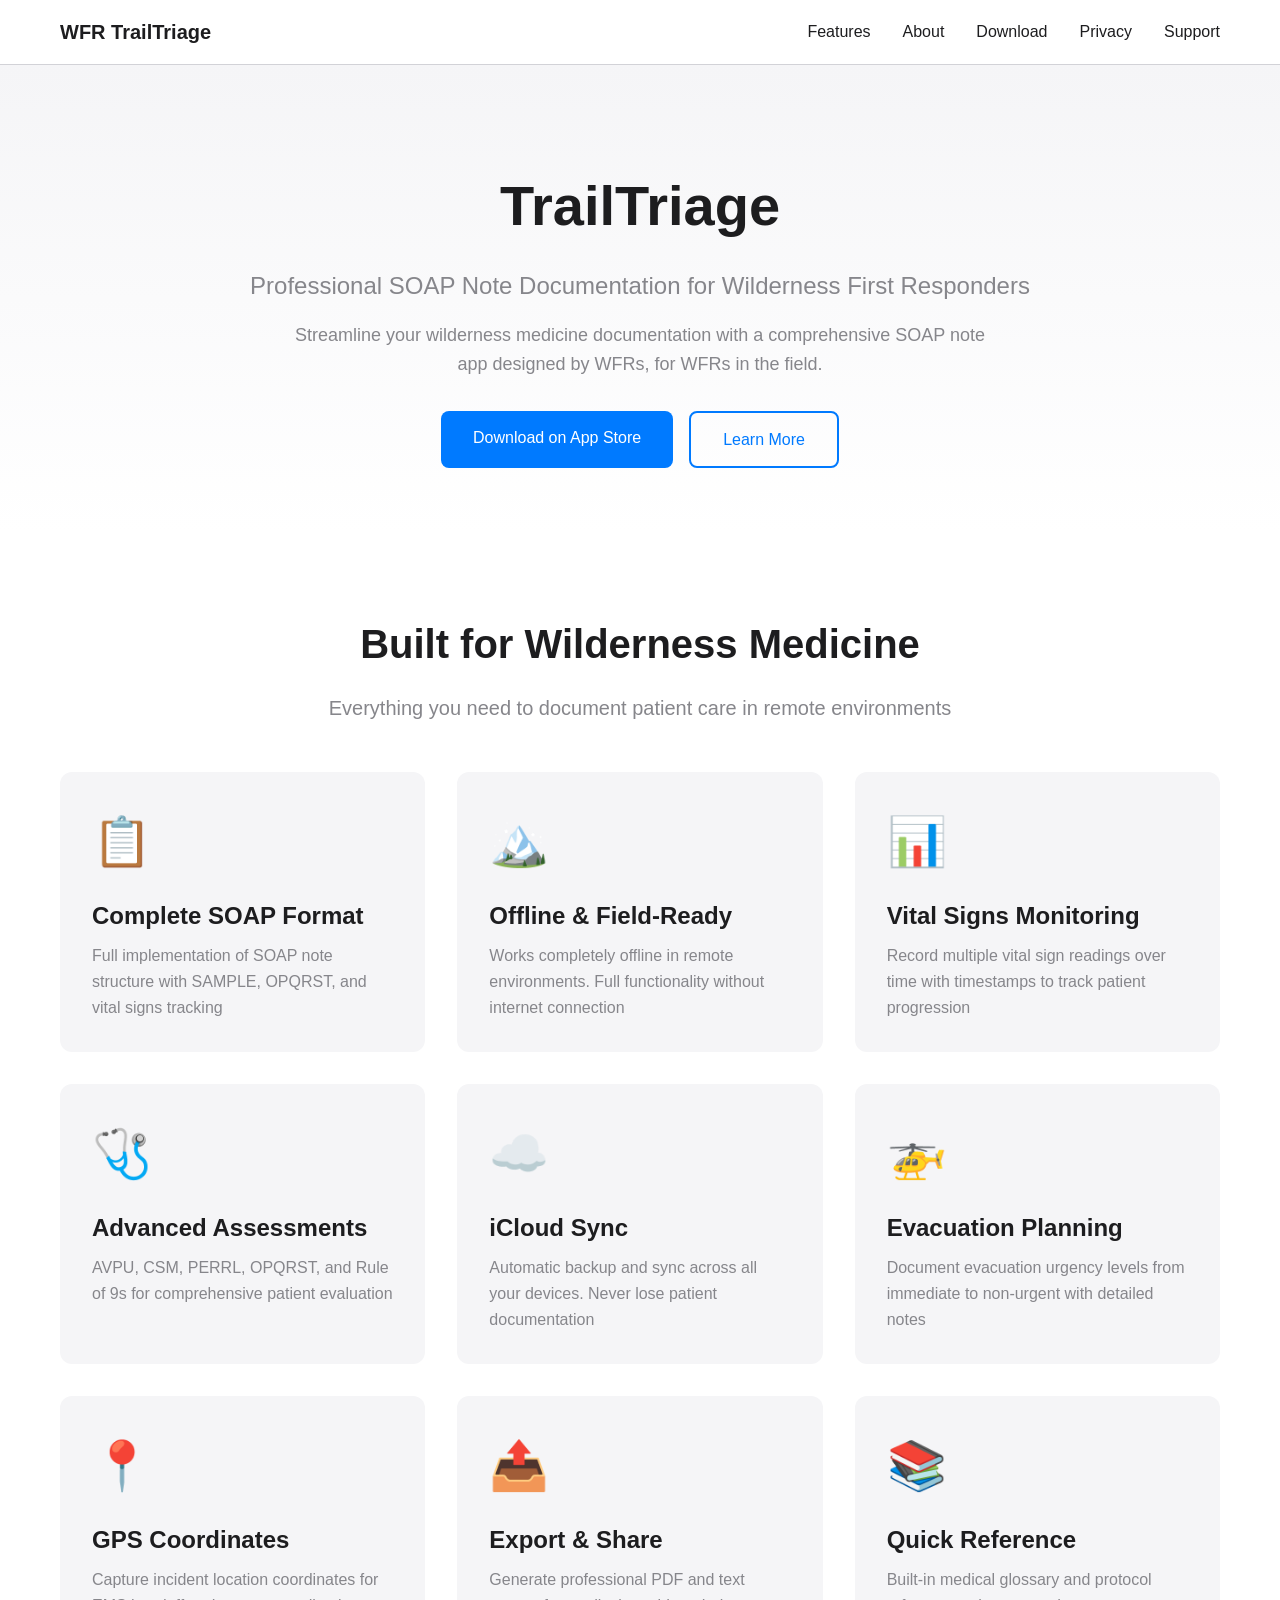
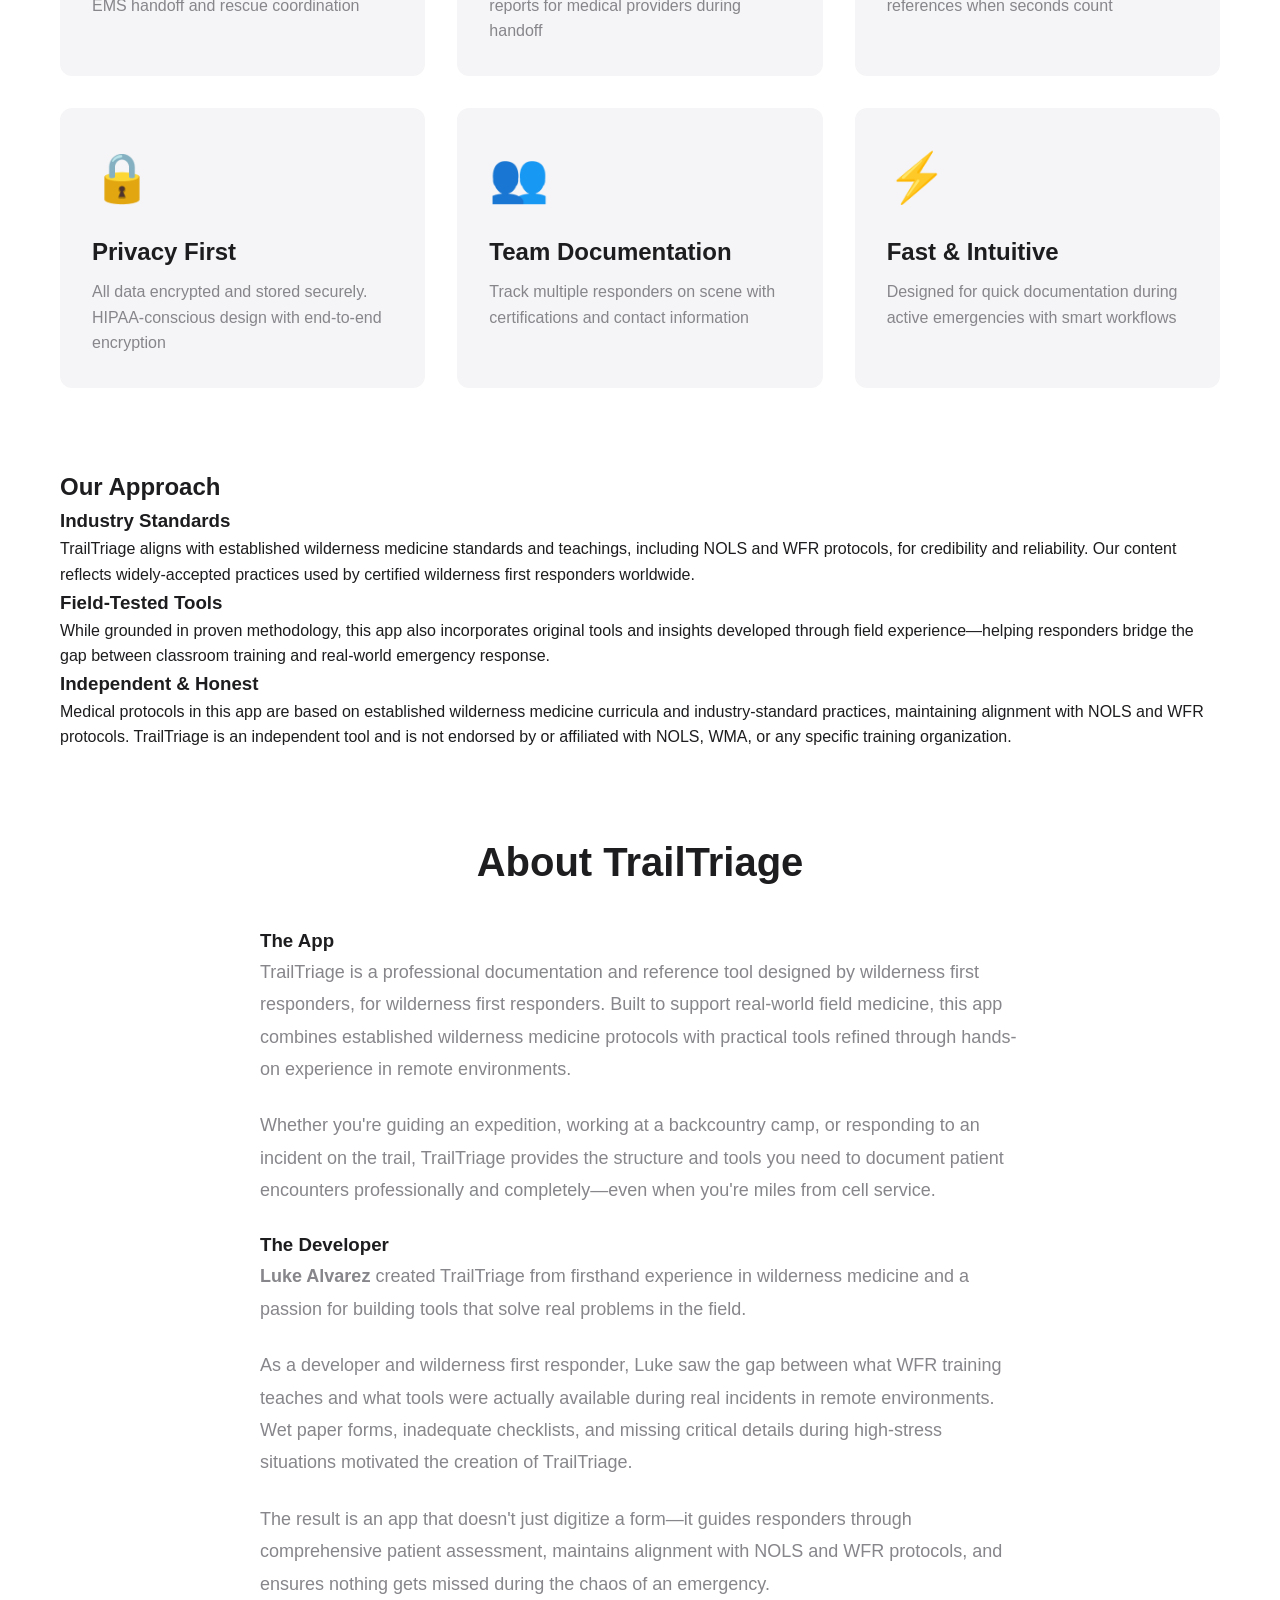
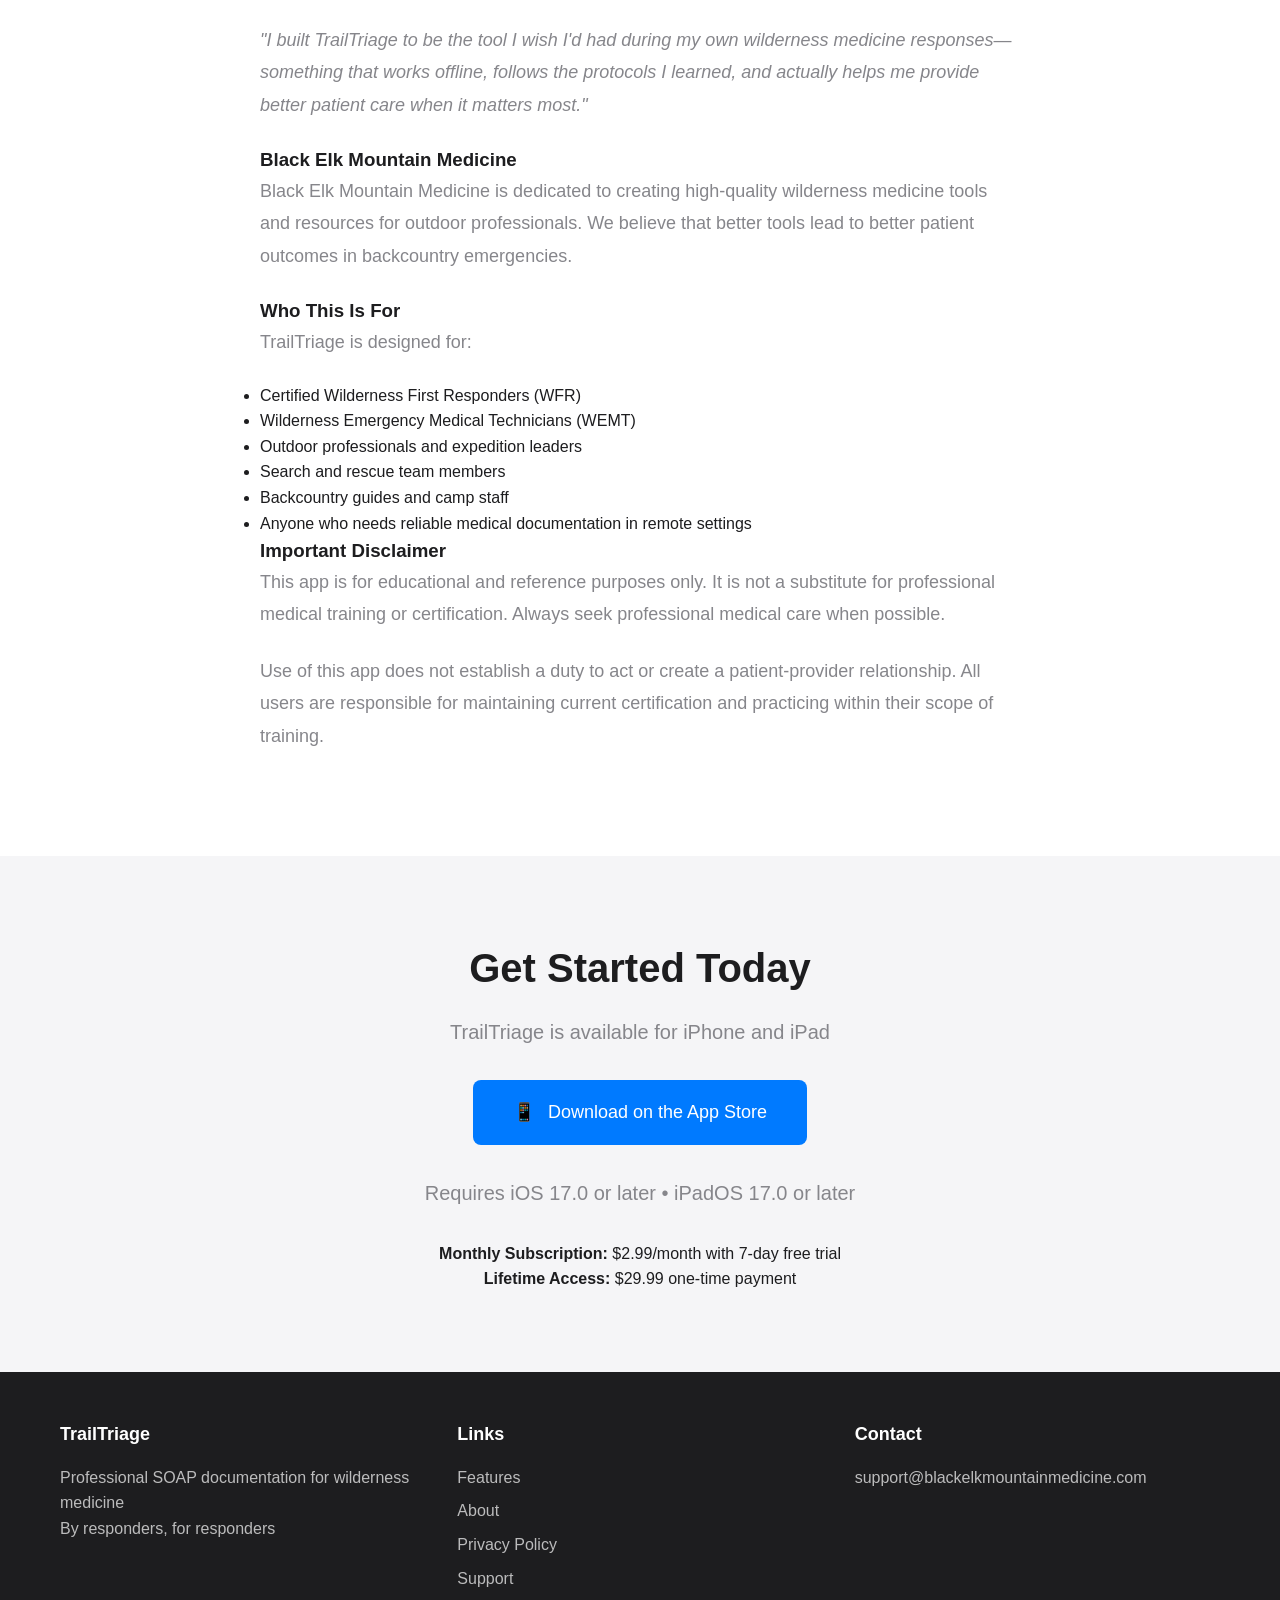
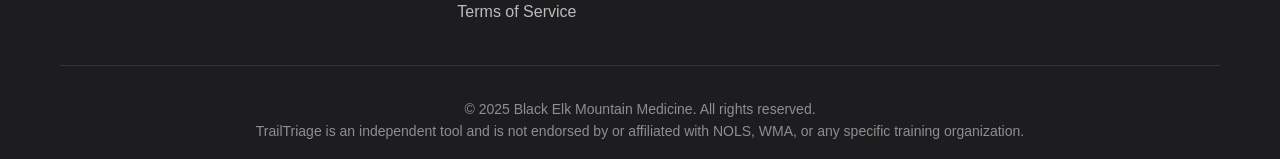
<file: Web/Website/index.html>
<!DOCTYPE html>
<html lang="en">
<head>
    <meta charset="UTF-8">
    <meta name="viewport" content="width=device-width, initial-scale=1.0">
    <title>WFR TrailTriage - Wilderness Medicine SOAP Notes</title>
    <link rel="stylesheet" href="style.css">
</head>
<body>
    <nav class="navbar">
        <div class="container">
            <div class="nav-brand">WFR TrailTriage</div>
            <ul class="nav-menu">
                <li><a href="#features">Features</a></li>
                <li><a href="#about">About</a></li>
                <li><a href="#download">Download</a></li>
                <li><a href="privacy.html">Privacy</a></li>
                <li><a href="support.html">Support</a></li>
            </ul>
        </div>
    </nav>

    <header class="hero">
        <div class="container">
            <h1>TrailTriage</h1>
            <p class="tagline">Professional SOAP Note Documentation for Wilderness First Responders</p>
            <p class="description">Streamline your wilderness medicine documentation with a comprehensive SOAP note app designed by WFRs, for WFRs in the field.</p>
            <div class="cta-buttons">
                <a href="#download" class="btn btn-primary">Download on App Store</a>
                <a href="#features" class="btn btn-secondary">Learn More</a>
            </div>
        </div>
    </header>

    <section id="features" class="features">
        <div class="container">
            <h2>Built for Wilderness Medicine</h2>
            <p class="section-subtitle">Everything you need to document patient care in remote environments</p>
            
            <div class="feature-grid">
                <div class="feature-card">
                    <div class="feature-icon">📋</div>
                    <h3>Complete SOAP Format</h3>
                    <p>Full implementation of SOAP note structure with SAMPLE, OPQRST, and vital signs tracking</p>
                </div>

                <div class="feature-card">
                    <div class="feature-icon">🏔️</div>
                    <h3>Offline & Field-Ready</h3>
                    <p>Works completely offline in remote environments. Full functionality without internet connection</p>
                </div>

                <div class="feature-card">
                    <div class="feature-icon">📊</div>
                    <h3>Vital Signs Monitoring</h3>
                    <p>Record multiple vital sign readings over time with timestamps to track patient progression</p>
                </div>

                <div class="feature-card">
                    <div class="feature-icon">🩺</div>
                    <h3>Advanced Assessments</h3>
                    <p>AVPU, CSM, PERRL, OPQRST, and Rule of 9s for comprehensive patient evaluation</p>
                </div>

                <div class="feature-card">
                    <div class="feature-icon">☁️</div>
                    <h3>iCloud Sync</h3>
                    <p>Automatic backup and sync across all your devices. Never lose patient documentation</p>
                </div>

                <div class="feature-card">
                    <div class="feature-icon">🚁</div>
                    <h3>Evacuation Planning</h3>
                    <p>Document evacuation urgency levels from immediate to non-urgent with detailed notes</p>
                </div>

                <div class="feature-card">
                    <div class="feature-icon">📍</div>
                    <h3>GPS Coordinates</h3>
                    <p>Capture incident location coordinates for EMS handoff and rescue coordination</p>
                </div>

                <div class="feature-card">
                    <div class="feature-icon">📤</div>
                    <h3>Export & Share</h3>
                    <p>Generate professional PDF and text reports for medical providers during handoff</p>
                </div>

                <div class="feature-card">
                    <div class="feature-icon">📚</div>
                    <h3>Quick Reference</h3>
                    <p>Built-in medical glossary and protocol references when seconds count</p>
                </div>

                <div class="feature-card">
                    <div class="feature-icon">🔒</div>
                    <h3>Privacy First</h3>
                    <p>All data encrypted and stored securely. HIPAA-conscious design with end-to-end encryption</p>
                </div>

                <div class="feature-card">
                    <div class="feature-icon">👥</div>
                    <h3>Team Documentation</h3>
                    <p>Track multiple responders on scene with certifications and contact information</p>
                </div>

                <div class="feature-card">
                    <div class="feature-icon">⚡</div>
                    <h3>Fast & Intuitive</h3>
                    <p>Designed for quick documentation during active emergencies with smart workflows</p>
                </div>
            </div>
        </div>
    </section>

    <section id="approach" class="approach">
        <div class="container">
            <h2>Our Approach</h2>
            <div class="approach-grid">
                <div class="approach-card">
                    <h3>Industry Standards</h3>
                    <p>TrailTriage aligns with established wilderness medicine standards and teachings, including NOLS and WFR protocols, for credibility and reliability. Our content reflects widely-accepted practices used by certified wilderness first responders worldwide.</p>
                </div>
                <div class="approach-card">
                    <h3>Field-Tested Tools</h3>
                    <p>While grounded in proven methodology, this app also incorporates original tools and insights developed through field experience—helping responders bridge the gap between classroom training and real-world emergency response.</p>
                </div>
                <div class="approach-card">
                    <h3>Independent & Honest</h3>
                    <p>Medical protocols in this app are based on established wilderness medicine curricula and industry-standard practices, maintaining alignment with NOLS and WFR protocols. TrailTriage is an independent tool and is not endorsed by or affiliated with NOLS, WMA, or any specific training organization.</p>
                </div>
            </div>
        </div>
    </section>

    <section id="about" class="about">
        <div class="container">
            <h2>About TrailTriage</h2>
            
            <div class="about-content">
                <div class="about-section">
                    <h3>The App</h3>
                    <p>TrailTriage is a professional documentation and reference tool designed by wilderness first responders, for wilderness first responders. Built to support real-world field medicine, this app combines established wilderness medicine protocols with practical tools refined through hands-on experience in remote environments.</p>
                    
                    <p>Whether you're guiding an expedition, working at a backcountry camp, or responding to an incident on the trail, TrailTriage provides the structure and tools you need to document patient encounters professionally and completely—even when you're miles from cell service.</p>
                </div>

                <div class="about-section">
                    <h3>The Developer</h3>
                    <p><strong>Luke Alvarez</strong> created TrailTriage from firsthand experience in wilderness medicine and a passion for building tools that solve real problems in the field.</p>
                    
                    <p>As a developer and wilderness first responder, Luke saw the gap between what WFR training teaches and what tools were actually available during real incidents in remote environments. Wet paper forms, inadequate checklists, and missing critical details during high-stress situations motivated the creation of TrailTriage.</p>
                    
                    <p>The result is an app that doesn't just digitize a form—it guides responders through comprehensive patient assessment, maintains alignment with NOLS and WFR protocols, and ensures nothing gets missed during the chaos of an emergency.</p>
                    
                    <p><em>"I built TrailTriage to be the tool I wish I'd had during my own wilderness medicine responses—something that works offline, follows the protocols I learned, and actually helps me provide better patient care when it matters most."</em></p>
                </div>

                <div class="about-section">
                    <h3>Black Elk Mountain Medicine</h3>
                    <p>Black Elk Mountain Medicine is dedicated to creating high-quality wilderness medicine tools and resources for outdoor professionals. We believe that better tools lead to better patient outcomes in backcountry emergencies.</p>
                </div>

                <div class="about-section">
                    <h3>Who This Is For</h3>
                    <p>TrailTriage is designed for:</p>
                    <ul class="target-audience">
                        <li>Certified Wilderness First Responders (WFR)</li>
                        <li>Wilderness Emergency Medical Technicians (WEMT)</li>
                        <li>Outdoor professionals and expedition leaders</li>
                        <li>Search and rescue team members</li>
                        <li>Backcountry guides and camp staff</li>
                        <li>Anyone who needs reliable medical documentation in remote settings</li>
                    </ul>
                </div>

                <div class="about-disclaimer">
                    <h3>Important Disclaimer</h3>
                    <p>This app is for educational and reference purposes only. It is not a substitute for professional medical training or certification. Always seek professional medical care when possible.</p>
                    <p>Use of this app does not establish a duty to act or create a patient-provider relationship. All users are responsible for maintaining current certification and practicing within their scope of training.</p>
                </div>
            </div>
        </div>
    </section>

    <section id="download" class="download">
        <div class="container">
            <h2>Get Started Today</h2>
            <p>TrailTriage is available for iPhone and iPad</p>
            <div class="download-buttons">
                <a href="#" class="btn btn-primary btn-large">
                    <span class="btn-icon">📱</span>
                    Download on the App Store
                </a>
            </div>
            <p class="system-requirements">Requires iOS 17.0 or later • iPadOS 17.0 or later</p>
            <div class="pricing-info">
                <p><strong>Monthly Subscription:</strong> $2.99/month with 7-day free trial</p>
                <p><strong>Lifetime Access:</strong> $29.99 one-time payment</p>
            </div>
        </div>
    </section>

    <footer class="footer">
        <div class="container">
            <div class="footer-content">
                <div class="footer-section">
                    <h4>TrailTriage</h4>
                    <p>Professional SOAP documentation for wilderness medicine</p>
                    <p class="footer-tagline">By responders, for responders</p>
                </div>
                <div class="footer-section">
                    <h4>Links</h4>
                    <ul>
                        <li><a href="#features">Features</a></li>
                        <li><a href="#about">About</a></li>
                        <li><a href="privacy.html">Privacy Policy</a></li>
                        <li><a href="support.html">Support</a></li>
                        <li><a href="terms.html">Terms of Service</a></li>
                    </ul>
                </div>
                <div class="footer-section">
                    <h4>Contact</h4>
                    <ul>
                        <li><a href="mailto:support@blackelkmountainmedicine.com">support@blackelkmountainmedicine.com</a></li>
                    </ul>
                </div>
            </div>
            <div class="footer-bottom">
                <p>&copy; 2025 Black Elk Mountain Medicine. All rights reserved.</p>
                <p class="footer-note">TrailTriage is an independent tool and is not endorsed by or affiliated with NOLS, WMA, or any specific training organization.</p>
            </div>
        </div>
    </footer>
</body>
</html>
</file>
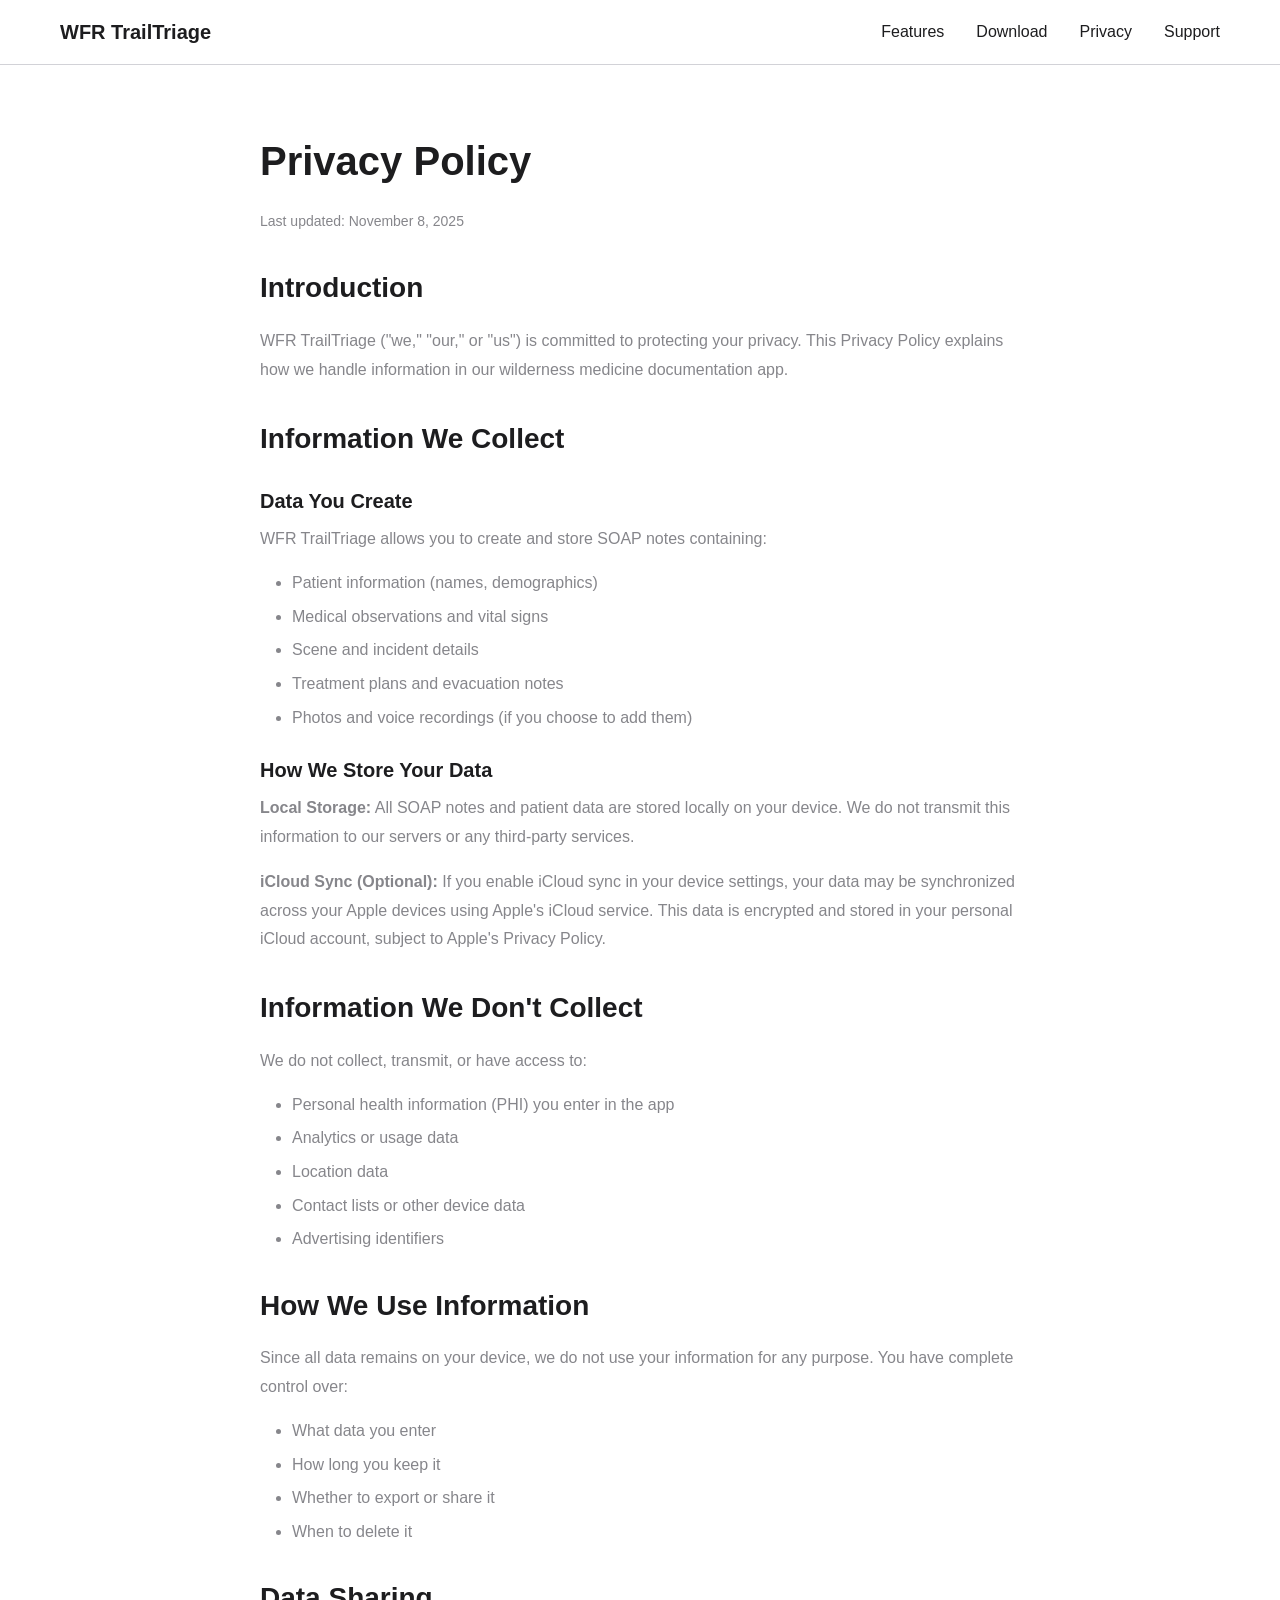
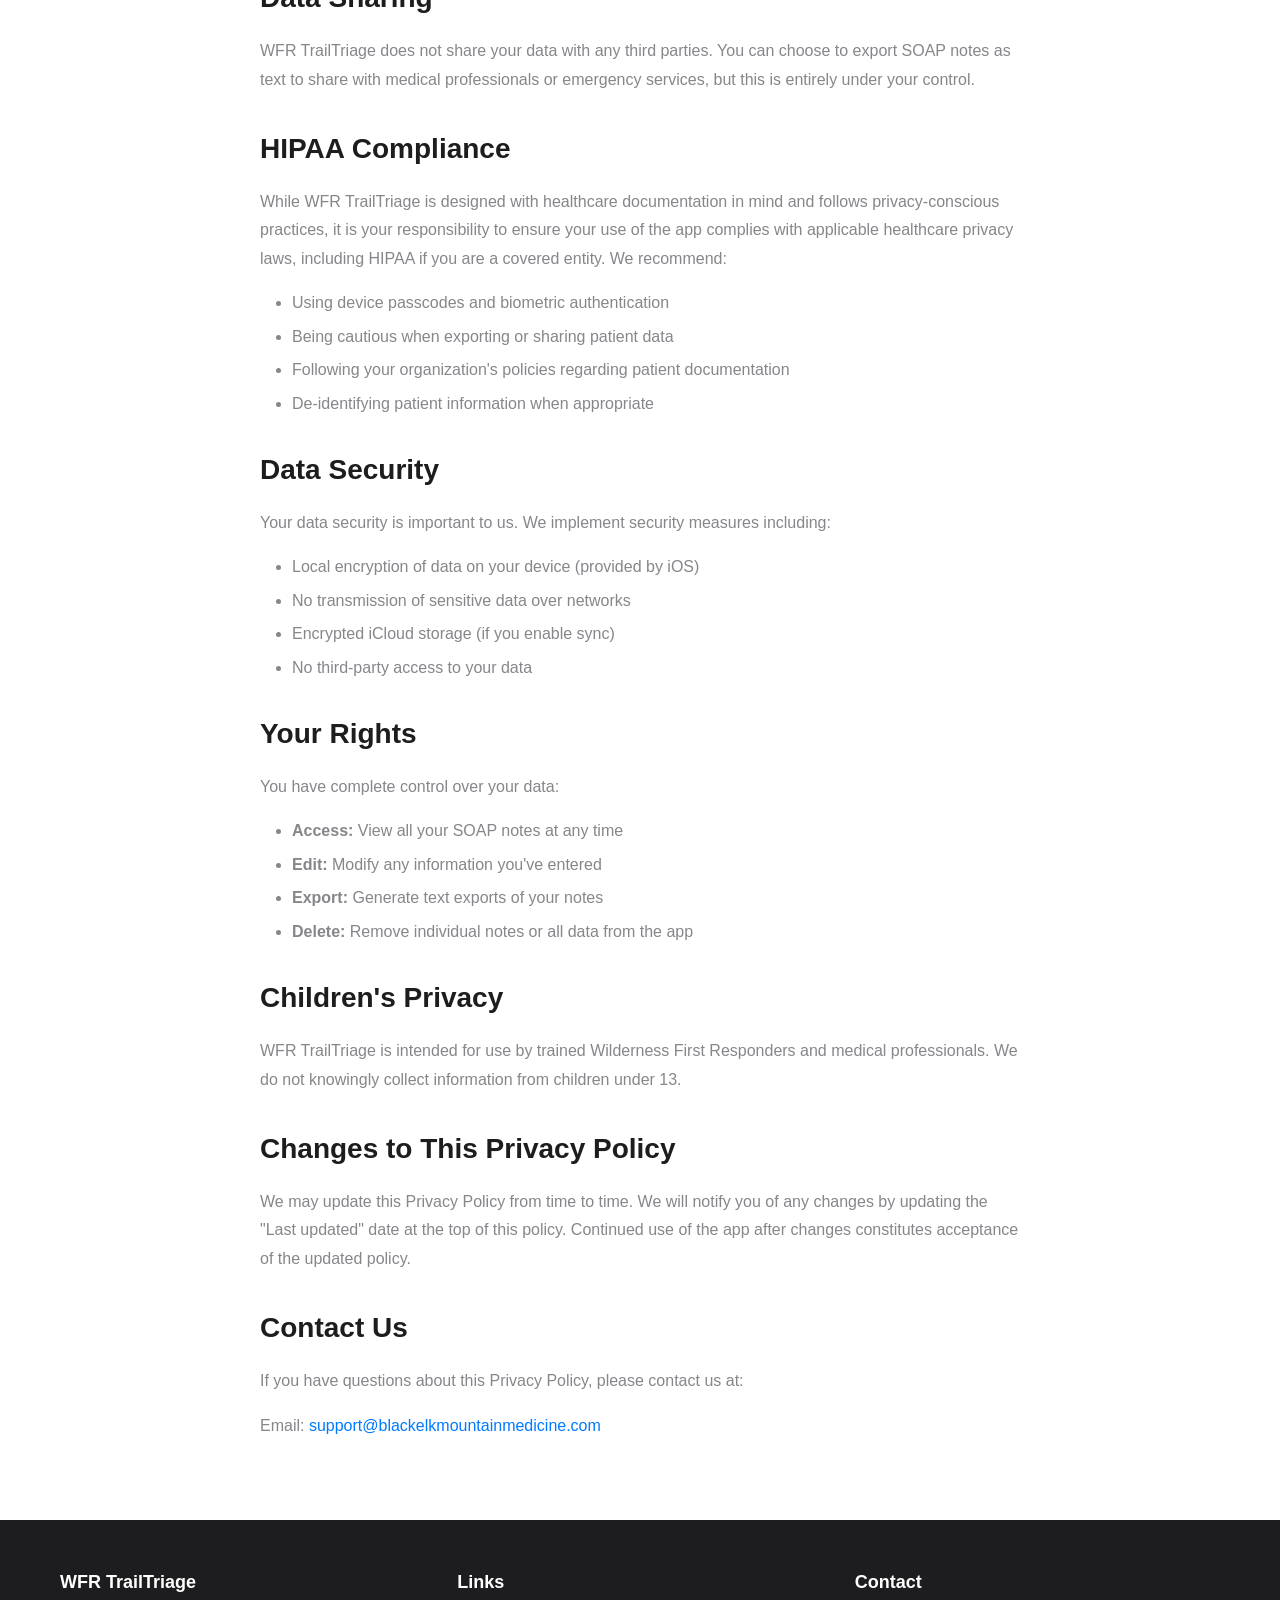
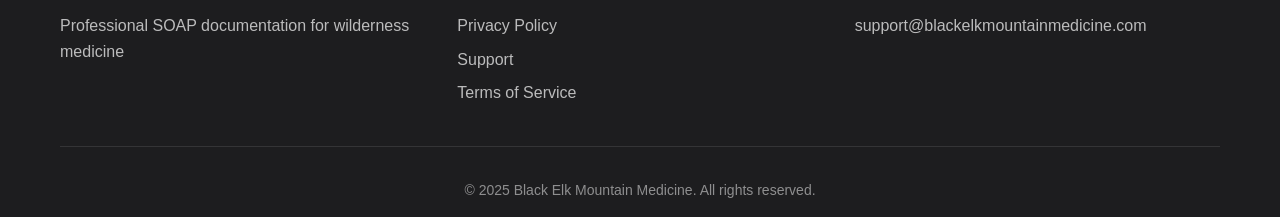
<file: Web/Website/privacy.html>
<!DOCTYPE html>
<html lang="en">
<head>
    <meta charset="UTF-8">
    <meta name="viewport" content="width=device-width, initial-scale=1.0">
    <title>Privacy Policy - WFR TrailTriage</title>
    <link rel="stylesheet" href="style.css">
</head>
<body>
    <nav class="navbar">
        <div class="container">
            <div class="nav-brand"><a href="index.html" style="text-decoration: none; color: inherit;">WFR TrailTriage</a></div>
            <ul class="nav-menu">
                <li><a href="index.html#features">Features</a></li>
                <li><a href="index.html#download">Download</a></li>
                <li><a href="privacy.html">Privacy</a></li>
                <li><a href="support.html">Support</a></li>
            </ul>
        </div>
    </nav>

    <main class="content-page">
        <h1>Privacy Policy</h1>
        <p class="last-updated">Last updated: November 8, 2025</p>

        <h2>Introduction</h2>
        <p>WFR TrailTriage ("we," "our," or "us") is committed to protecting your privacy. This Privacy Policy explains how we handle information in our wilderness medicine documentation app.</p>

        <h2>Information We Collect</h2>
        <h3>Data You Create</h3>
        <p>WFR TrailTriage allows you to create and store SOAP notes containing:</p>
        <ul>
            <li>Patient information (names, demographics)</li>
            <li>Medical observations and vital signs</li>
            <li>Scene and incident details</li>
            <li>Treatment plans and evacuation notes</li>
            <li>Photos and voice recordings (if you choose to add them)</li>
        </ul>

        <h3>How We Store Your Data</h3>
        <p><strong>Local Storage:</strong> All SOAP notes and patient data are stored locally on your device. We do not transmit this information to our servers or any third-party services.</p>
        <p><strong>iCloud Sync (Optional):</strong> If you enable iCloud sync in your device settings, your data may be synchronized across your Apple devices using Apple's iCloud service. This data is encrypted and stored in your personal iCloud account, subject to Apple's Privacy Policy.</p>

        <h2>Information We Don't Collect</h2>
        <p>We do not collect, transmit, or have access to:</p>
        <ul>
            <li>Personal health information (PHI) you enter in the app</li>
            <li>Analytics or usage data</li>
            <li>Location data</li>
            <li>Contact lists or other device data</li>
            <li>Advertising identifiers</li>
        </ul>

        <h2>How We Use Information</h2>
        <p>Since all data remains on your device, we do not use your information for any purpose. You have complete control over:</p>
        <ul>
            <li>What data you enter</li>
            <li>How long you keep it</li>
            <li>Whether to export or share it</li>
            <li>When to delete it</li>
        </ul>

        <h2>Data Sharing</h2>
        <p>WFR TrailTriage does not share your data with any third parties. You can choose to export SOAP notes as text to share with medical professionals or emergency services, but this is entirely under your control.</p>

        <h2>HIPAA Compliance</h2>
        <p>While WFR TrailTriage is designed with healthcare documentation in mind and follows privacy-conscious practices, it is your responsibility to ensure your use of the app complies with applicable healthcare privacy laws, including HIPAA if you are a covered entity. We recommend:</p>
        <ul>
            <li>Using device passcodes and biometric authentication</li>
            <li>Being cautious when exporting or sharing patient data</li>
            <li>Following your organization's policies regarding patient documentation</li>
            <li>De-identifying patient information when appropriate</li>
        </ul>

        <h2>Data Security</h2>
        <p>Your data security is important to us. We implement security measures including:</p>
        <ul>
            <li>Local encryption of data on your device (provided by iOS)</li>
            <li>No transmission of sensitive data over networks</li>
            <li>Encrypted iCloud storage (if you enable sync)</li>
            <li>No third-party access to your data</li>
        </ul>

        <h2>Your Rights</h2>
        <p>You have complete control over your data:</p>
        <ul>
            <li><strong>Access:</strong> View all your SOAP notes at any time</li>
            <li><strong>Edit:</strong> Modify any information you've entered</li>
            <li><strong>Export:</strong> Generate text exports of your notes</li>
            <li><strong>Delete:</strong> Remove individual notes or all data from the app</li>
        </ul>

        <h2>Children's Privacy</h2>
        <p>WFR TrailTriage is intended for use by trained Wilderness First Responders and medical professionals. We do not knowingly collect information from children under 13.</p>

        <h2>Changes to This Privacy Policy</h2>
        <p>We may update this Privacy Policy from time to time. We will notify you of any changes by updating the "Last updated" date at the top of this policy. Continued use of the app after changes constitutes acceptance of the updated policy.</p>

        <h2>Contact Us</h2>
        <p>If you have questions about this Privacy Policy, please contact us at:</p>
        <p>Email: <a href="mailto:support@blackelkmountainmedicine.com">support@blackelkmountainmedicine.com</a></p>
    </main>

    <footer class="footer">
        <div class="container">
            <div class="footer-content">
                <div class="footer-section">
                    <h4>WFR TrailTriage</h4>
                    <p>Professional SOAP documentation for wilderness medicine</p>
                </div>
                <div class="footer-section">
                    <h4>Links</h4>
                    <ul>
                        <li><a href="privacy.html">Privacy Policy</a></li>
                        <li><a href="support.html">Support</a></li>
                        <li><a href="terms.html">Terms of Service</a></li>
                    </ul>
                </div>
                <div class="footer-section">
                    <h4>Contact</h4>
                    <ul>
                        <li><a href="mailto:support@blackelkmountainmedicine.com">support@blackelkmountainmedicine.com</a></li>
                    </ul>
                </div>
            </div>
            <div class="footer-bottom">
                <p>&copy; 2025 Black Elk Mountain Medicine. All rights reserved.</p>
            </div>
        </div>
    </footer>
</body>
</html>
</file>
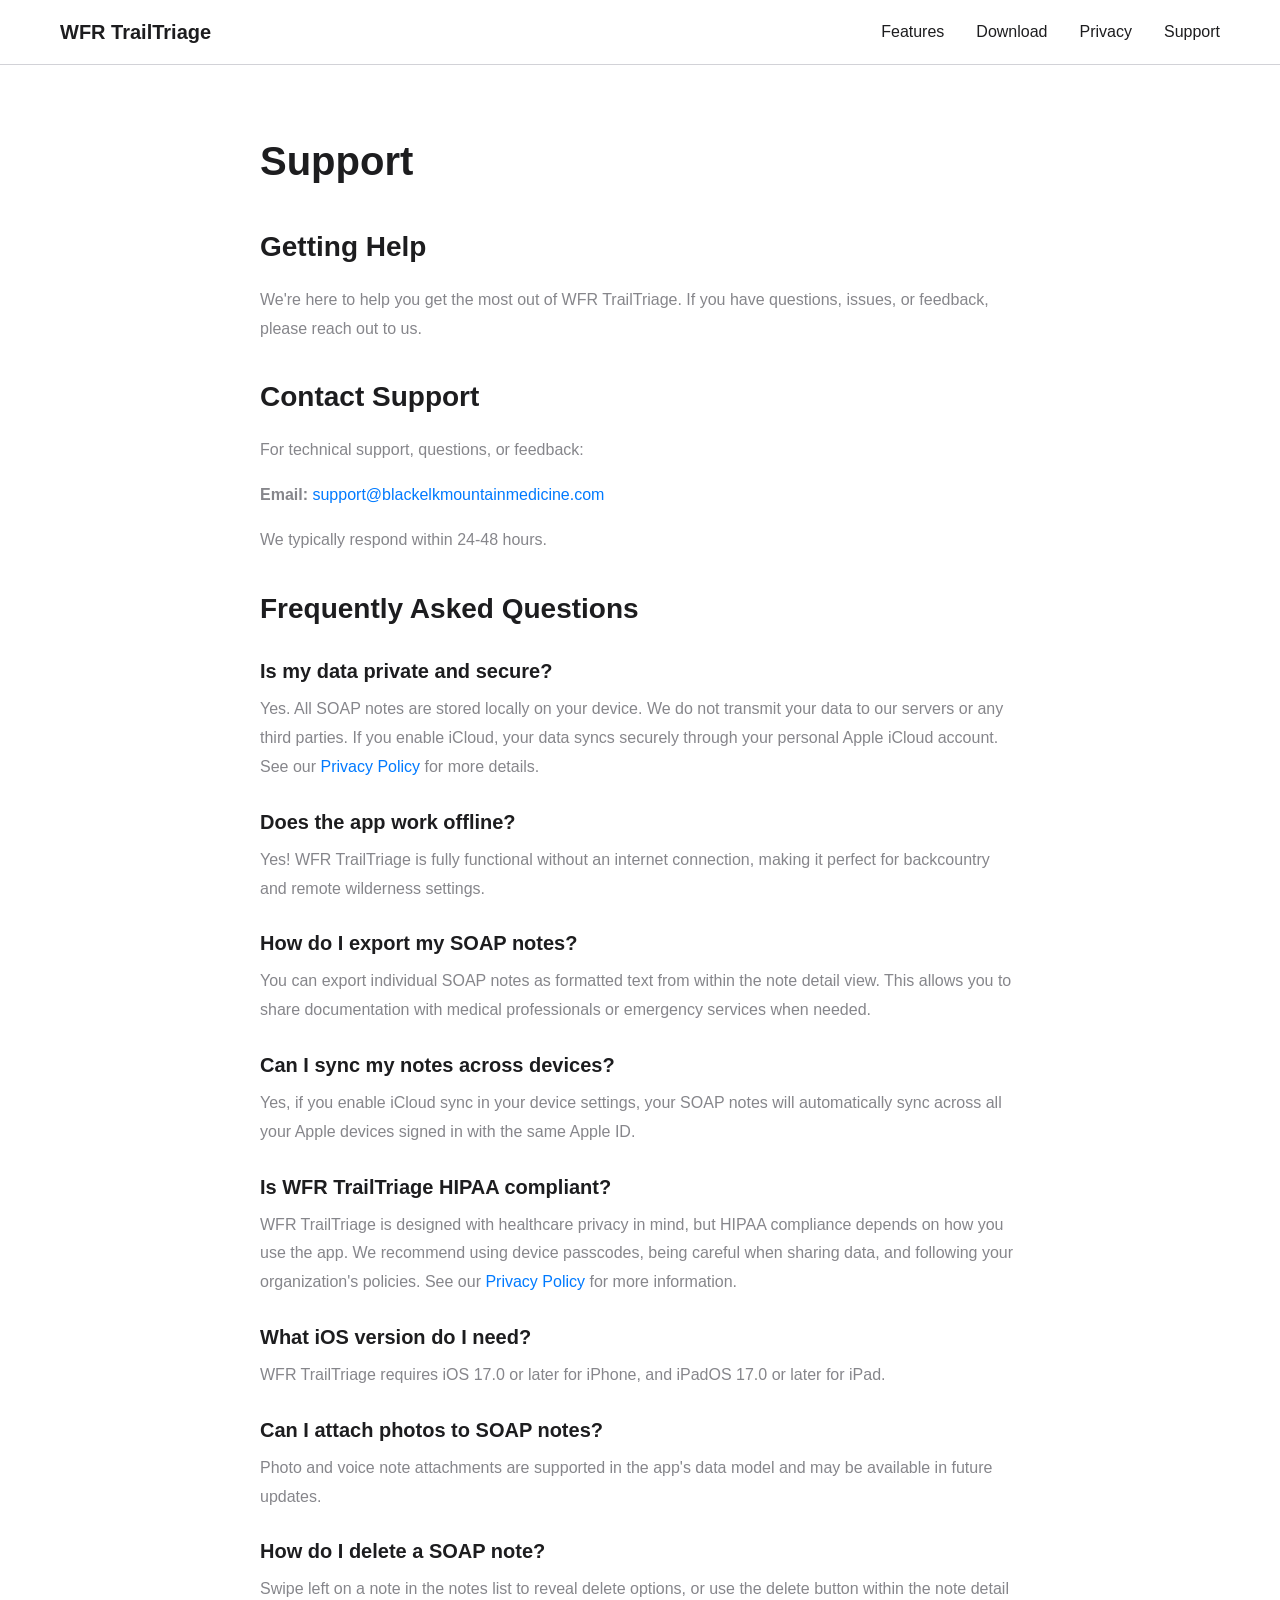
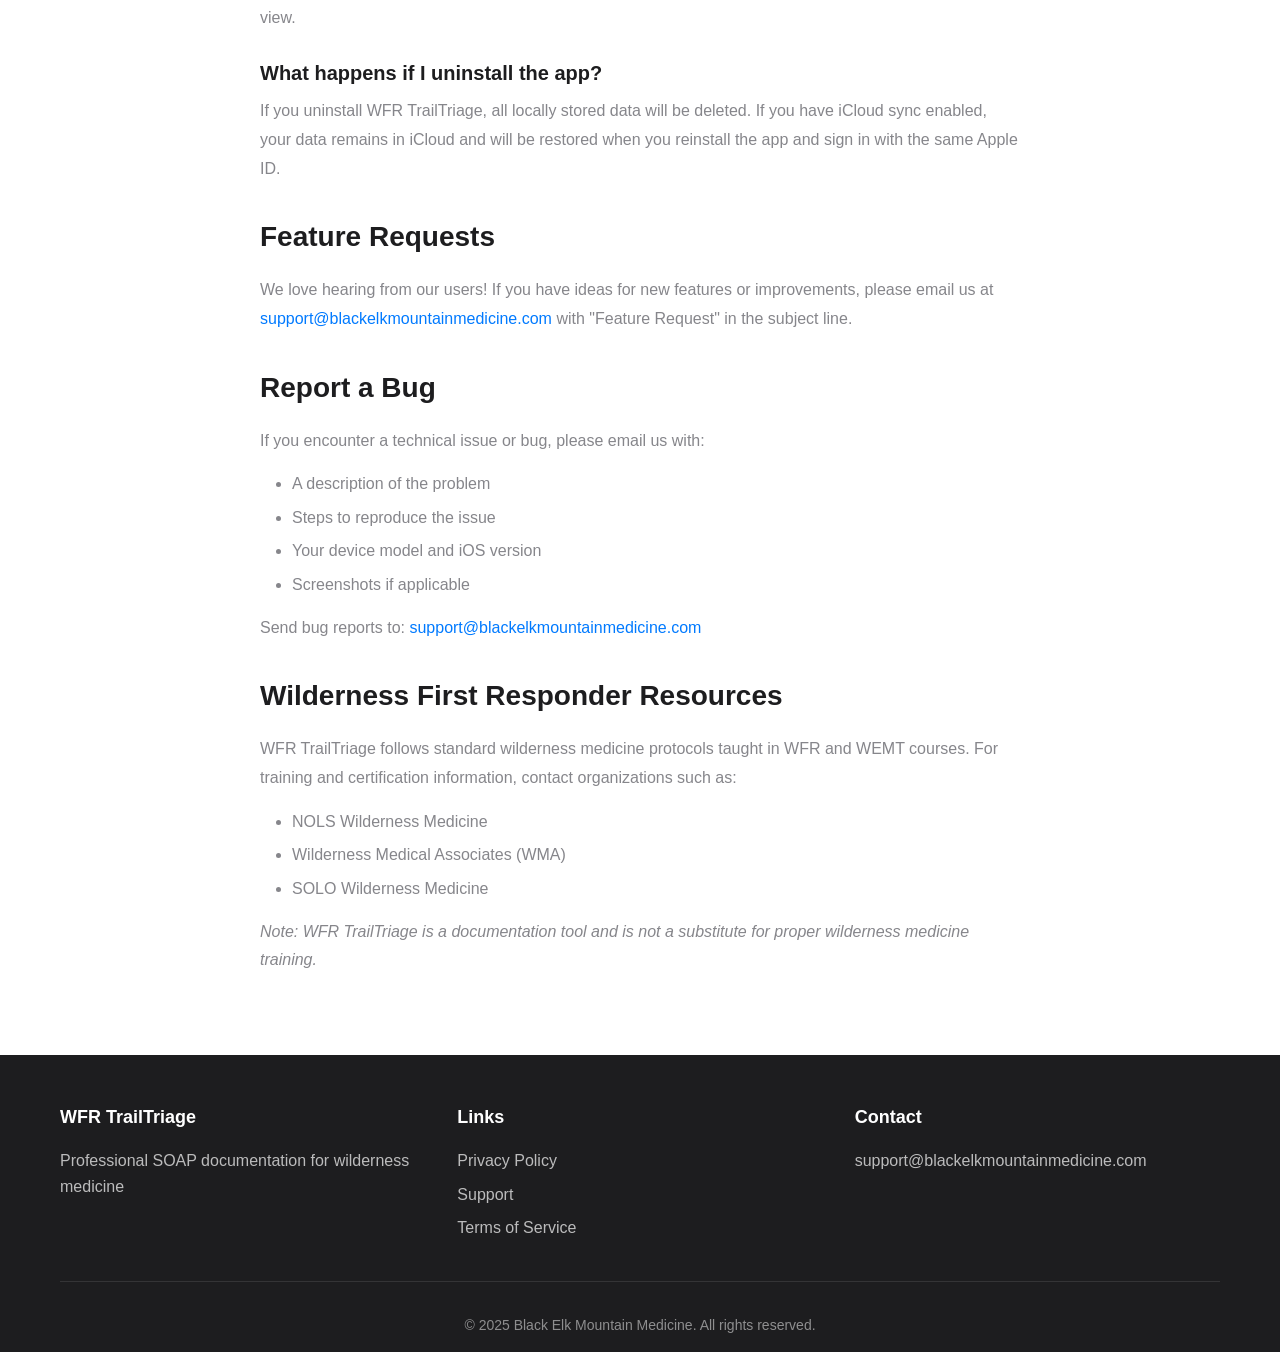
<file: Web/Website/support.html>
<!DOCTYPE html>
<html lang="en">
<head>
    <meta charset="UTF-8">
    <meta name="viewport" content="width=device-width, initial-scale=1.0">
    <title>Support - WFR TrailTriage</title>
    <link rel="stylesheet" href="style.css">
</head>
<body>
    <nav class="navbar">
        <div class="container">
            <div class="nav-brand"><a href="index.html" style="text-decoration: none; color: inherit;">WFR TrailTriage</a></div>
            <ul class="nav-menu">
                <li><a href="index.html#features">Features</a></li>
                <li><a href="index.html#download">Download</a></li>
                <li><a href="privacy.html">Privacy</a></li>
                <li><a href="support.html">Support</a></li>
            </ul>
        </div>
    </nav>

    <main class="content-page">
        <h1>Support</h1>

        <h2>Getting Help</h2>
        <p>We're here to help you get the most out of WFR TrailTriage. If you have questions, issues, or feedback, please reach out to us.</p>

        <h2>Contact Support</h2>
        <p>For technical support, questions, or feedback:</p>
        <p><strong>Email:</strong> <a href="mailto:support@blackelkmountainmedicine.com">support@blackelkmountainmedicine.com</a></p>
        <p>We typically respond within 24-48 hours.</p>

        <h2>Frequently Asked Questions</h2>

        <h3>Is my data private and secure?</h3>
        <p>Yes. All SOAP notes are stored locally on your device. We do not transmit your data to our servers or any third parties. If you enable iCloud, your data syncs securely through your personal Apple iCloud account. See our <a href="privacy.html">Privacy Policy</a> for more details.</p>

        <h3>Does the app work offline?</h3>
        <p>Yes! WFR TrailTriage is fully functional without an internet connection, making it perfect for backcountry and remote wilderness settings.</p>

        <h3>How do I export my SOAP notes?</h3>
        <p>You can export individual SOAP notes as formatted text from within the note detail view. This allows you to share documentation with medical professionals or emergency services when needed.</p>

        <h3>Can I sync my notes across devices?</h3>
        <p>Yes, if you enable iCloud sync in your device settings, your SOAP notes will automatically sync across all your Apple devices signed in with the same Apple ID.</p>

        <h3>Is WFR TrailTriage HIPAA compliant?</h3>
        <p>WFR TrailTriage is designed with healthcare privacy in mind, but HIPAA compliance depends on how you use the app. We recommend using device passcodes, being careful when sharing data, and following your organization's policies. See our <a href="privacy.html">Privacy Policy</a> for more information.</p>

        <h3>What iOS version do I need?</h3>
        <p>WFR TrailTriage requires iOS 17.0 or later for iPhone, and iPadOS 17.0 or later for iPad.</p>

        <h3>Can I attach photos to SOAP notes?</h3>
        <p>Photo and voice note attachments are supported in the app's data model and may be available in future updates.</p>

        <h3>How do I delete a SOAP note?</h3>
        <p>Swipe left on a note in the notes list to reveal delete options, or use the delete button within the note detail view.</p>

        <h3>What happens if I uninstall the app?</h3>
        <p>If you uninstall WFR TrailTriage, all locally stored data will be deleted. If you have iCloud sync enabled, your data remains in iCloud and will be restored when you reinstall the app and sign in with the same Apple ID.</p>

        <h2>Feature Requests</h2>
        <p>We love hearing from our users! If you have ideas for new features or improvements, please email us at <a href="mailto:support@blackelkmountainmedicine.com">support@blackelkmountainmedicine.com</a> with "Feature Request" in the subject line.</p>

        <h2>Report a Bug</h2>
        <p>If you encounter a technical issue or bug, please email us with:</p>
        <ul>
            <li>A description of the problem</li>
            <li>Steps to reproduce the issue</li>
            <li>Your device model and iOS version</li>
            <li>Screenshots if applicable</li>
        </ul>
        <p>Send bug reports to: <a href="mailto:support@blackelkmountainmedicine.com">support@blackelkmountainmedicine.com</a></p>

        <h2>Wilderness First Responder Resources</h2>
        <p>WFR TrailTriage follows standard wilderness medicine protocols taught in WFR and WEMT courses. For training and certification information, contact organizations such as:</p>
        <ul>
            <li>NOLS Wilderness Medicine</li>
            <li>Wilderness Medical Associates (WMA)</li>
            <li>SOLO Wilderness Medicine</li>
        </ul>
        <p><em>Note: WFR TrailTriage is a documentation tool and is not a substitute for proper wilderness medicine training.</em></p>
    </main>

    <footer class="footer">
        <div class="container">
            <div class="footer-content">
                <div class="footer-section">
                    <h4>WFR TrailTriage</h4>
                    <p>Professional SOAP documentation for wilderness medicine</p>
                </div>
                <div class="footer-section">
                    <h4>Links</h4>
                    <ul>
                        <li><a href="privacy.html">Privacy Policy</a></li>
                        <li><a href="support.html">Support</a></li>
                        <li><a href="terms.html">Terms of Service</a></li>
                    </ul>
                </div>
                <div class="footer-section">
                    <h4>Contact</h4>
                    <ul>
                        <li><a href="mailto:support@blackelkmountainmedicine.com">support@blackelkmountainmedicine.com</a></li>
                    </ul>
                </div>
            </div>
            <div class="footer-bottom">
                <p>&copy; 2025 Black Elk Mountain Medicine. All rights reserved.</p>
            </div>
        </div>
    </footer>
</body>
</html>
</file>
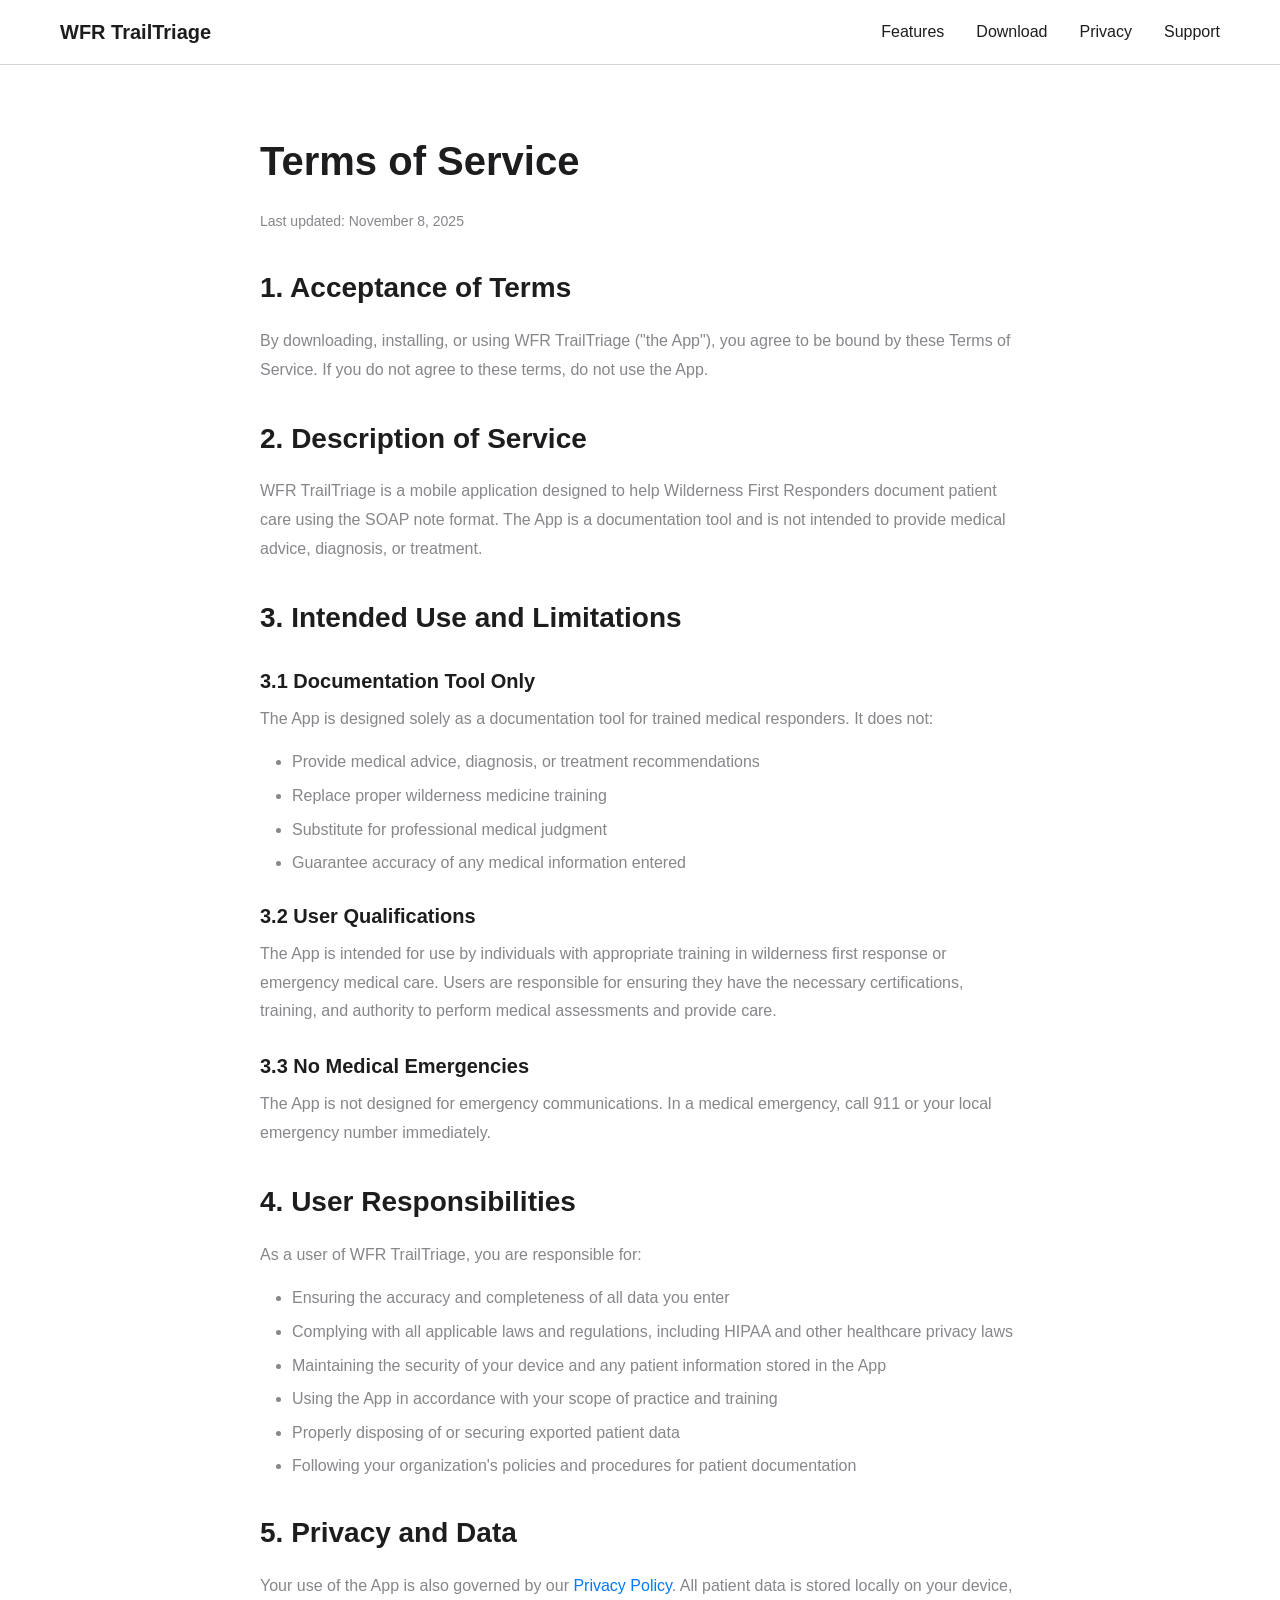
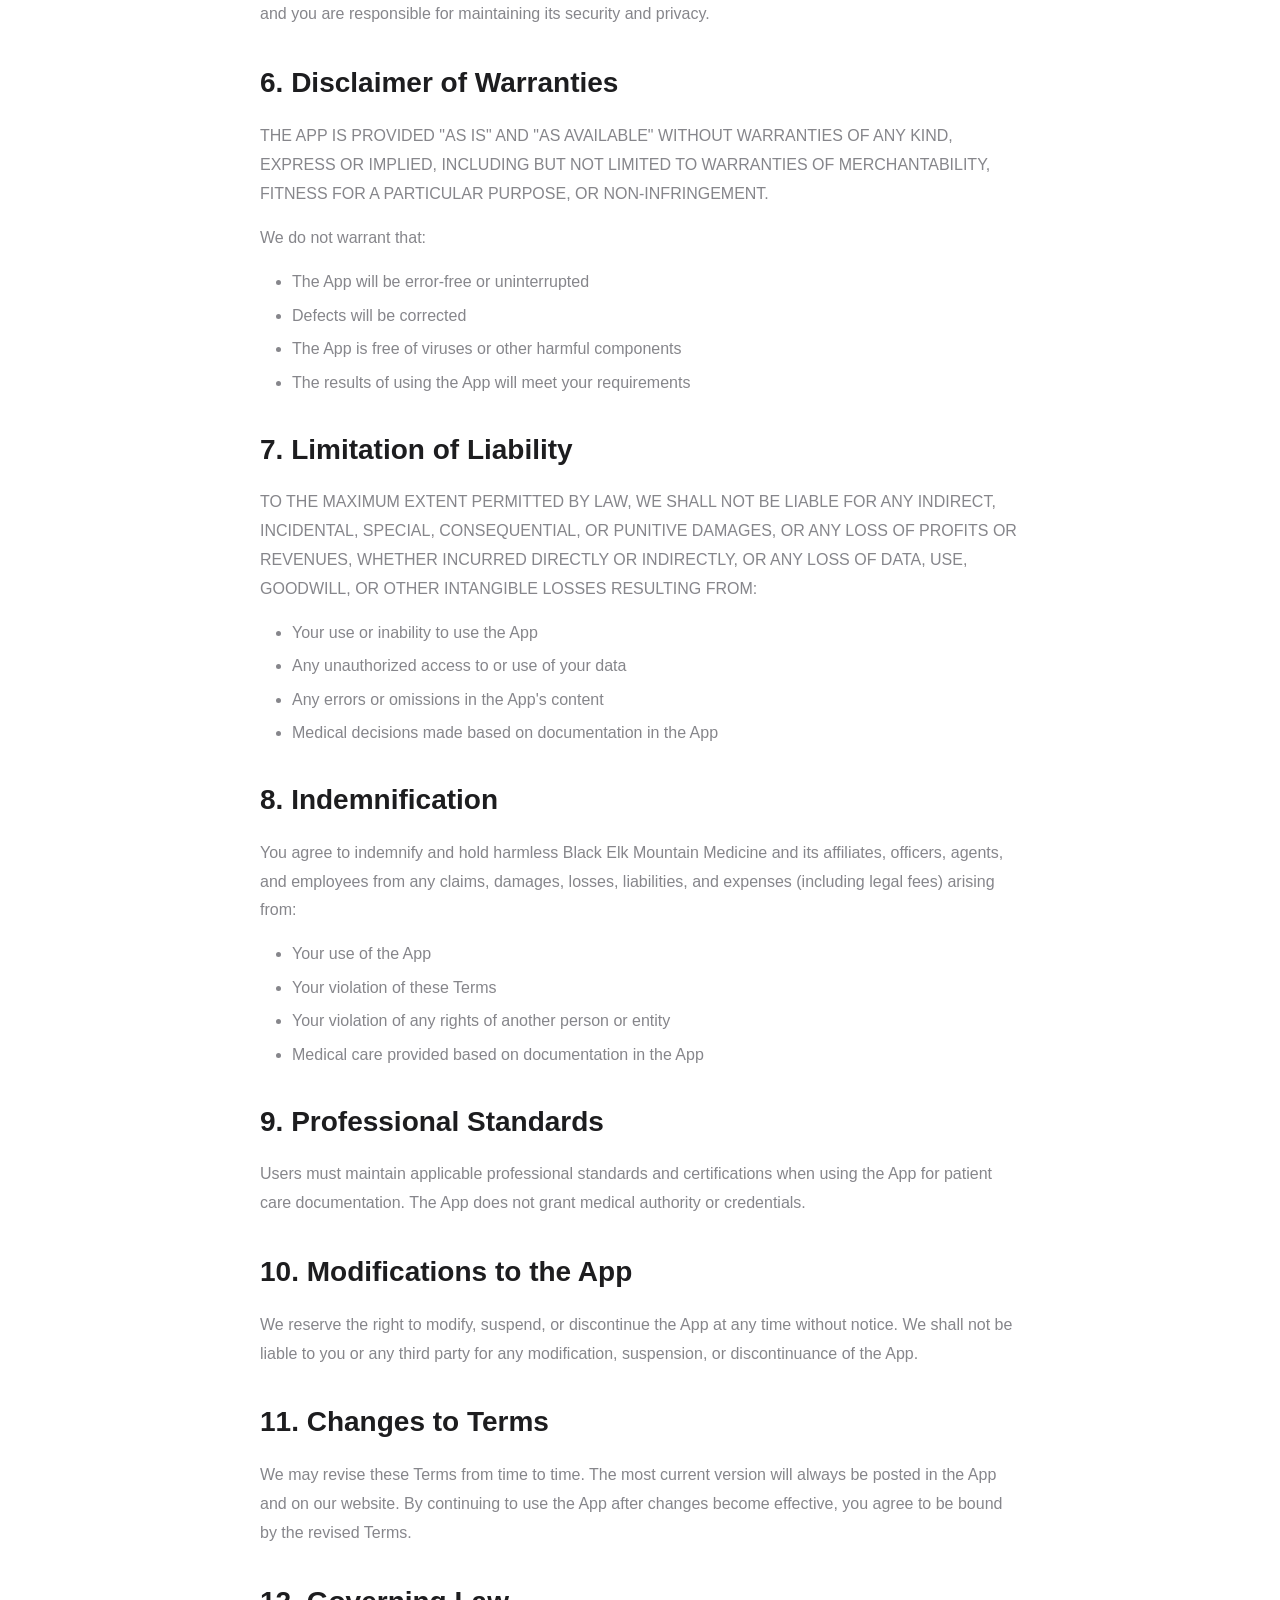
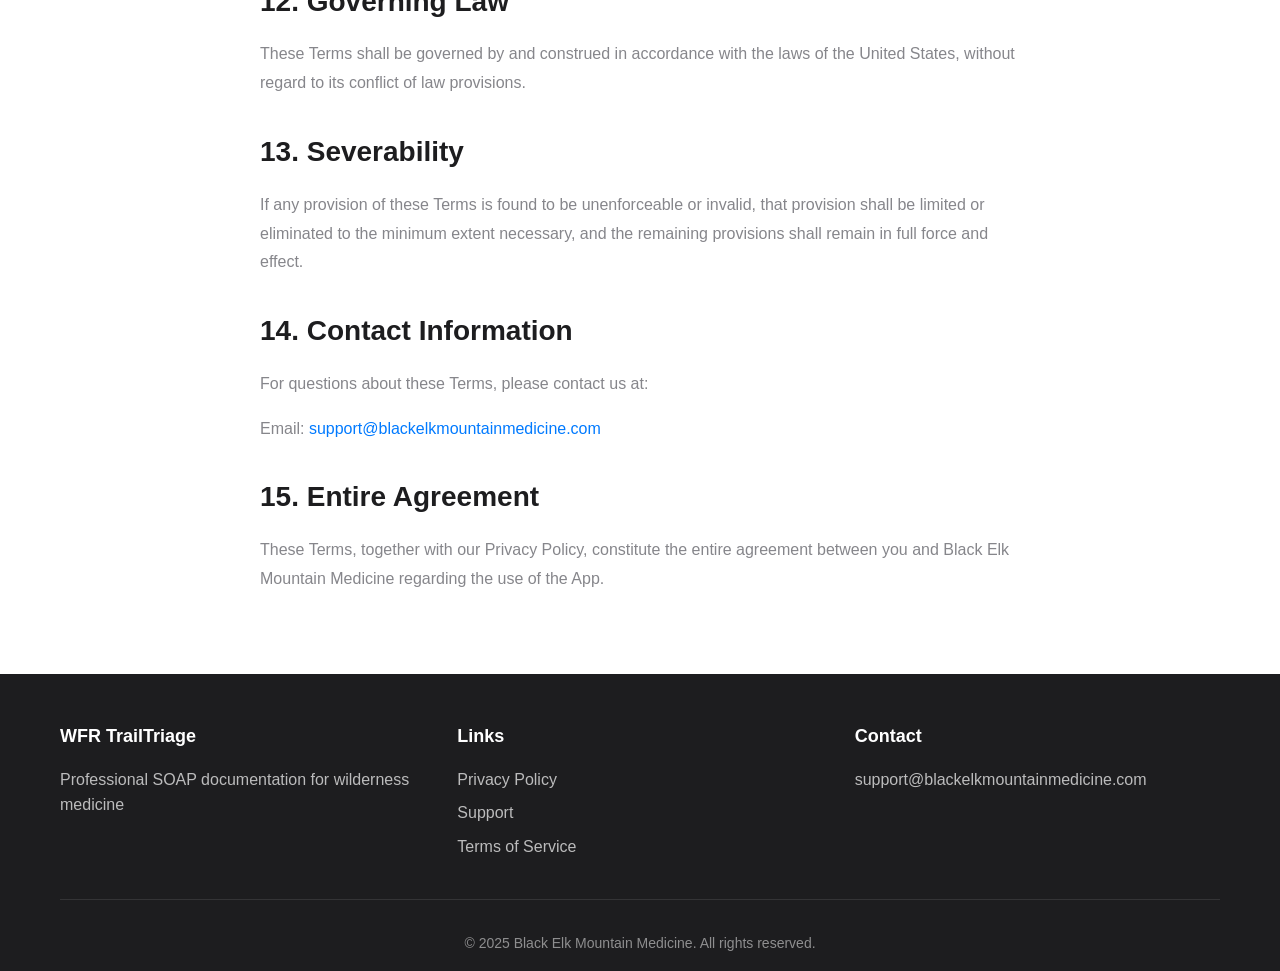
<file: Web/Website/terms.html>
<!DOCTYPE html>
<html lang="en">
<head>
    <meta charset="UTF-8">
    <meta name="viewport" content="width=device-width, initial-scale=1.0">
    <title>Terms of Service - WFR TrailTriage</title>
    <link rel="stylesheet" href="style.css">
</head>
<body>
    <nav class="navbar">
        <div class="container">
            <div class="nav-brand"><a href="index.html" style="text-decoration: none; color: inherit;">WFR TrailTriage</a></div>
            <ul class="nav-menu">
                <li><a href="index.html#features">Features</a></li>
                <li><a href="index.html#download">Download</a></li>
                <li><a href="privacy.html">Privacy</a></li>
                <li><a href="support.html">Support</a></li>
            </ul>
        </div>
    </nav>

    <main class="content-page">
        <h1>Terms of Service</h1>
        <p class="last-updated">Last updated: November 8, 2025</p>

        <h2>1. Acceptance of Terms</h2>
        <p>By downloading, installing, or using WFR TrailTriage ("the App"), you agree to be bound by these Terms of Service. If you do not agree to these terms, do not use the App.</p>

        <h2>2. Description of Service</h2>
        <p>WFR TrailTriage is a mobile application designed to help Wilderness First Responders document patient care using the SOAP note format. The App is a documentation tool and is not intended to provide medical advice, diagnosis, or treatment.</p>

        <h2>3. Intended Use and Limitations</h2>
        <h3>3.1 Documentation Tool Only</h3>
        <p>The App is designed solely as a documentation tool for trained medical responders. It does not:</p>
        <ul>
            <li>Provide medical advice, diagnosis, or treatment recommendations</li>
            <li>Replace proper wilderness medicine training</li>
            <li>Substitute for professional medical judgment</li>
            <li>Guarantee accuracy of any medical information entered</li>
        </ul>

        <h3>3.2 User Qualifications</h3>
        <p>The App is intended for use by individuals with appropriate training in wilderness first response or emergency medical care. Users are responsible for ensuring they have the necessary certifications, training, and authority to perform medical assessments and provide care.</p>

        <h3>3.3 No Medical Emergencies</h3>
        <p>The App is not designed for emergency communications. In a medical emergency, call 911 or your local emergency number immediately.</p>

        <h2>4. User Responsibilities</h2>
        <p>As a user of WFR TrailTriage, you are responsible for:</p>
        <ul>
            <li>Ensuring the accuracy and completeness of all data you enter</li>
            <li>Complying with all applicable laws and regulations, including HIPAA and other healthcare privacy laws</li>
            <li>Maintaining the security of your device and any patient information stored in the App</li>
            <li>Using the App in accordance with your scope of practice and training</li>
            <li>Properly disposing of or securing exported patient data</li>
            <li>Following your organization's policies and procedures for patient documentation</li>
        </ul>

        <h2>5. Privacy and Data</h2>
        <p>Your use of the App is also governed by our <a href="privacy.html">Privacy Policy</a>. All patient data is stored locally on your device, and you are responsible for maintaining its security and privacy.</p>

        <h2>6. Disclaimer of Warranties</h2>
        <p>THE APP IS PROVIDED "AS IS" AND "AS AVAILABLE" WITHOUT WARRANTIES OF ANY KIND, EXPRESS OR IMPLIED, INCLUDING BUT NOT LIMITED TO WARRANTIES OF MERCHANTABILITY, FITNESS FOR A PARTICULAR PURPOSE, OR NON-INFRINGEMENT.</p>
        <p>We do not warrant that:</p>
        <ul>
            <li>The App will be error-free or uninterrupted</li>
            <li>Defects will be corrected</li>
            <li>The App is free of viruses or other harmful components</li>
            <li>The results of using the App will meet your requirements</li>
        </ul>

        <h2>7. Limitation of Liability</h2>
        <p>TO THE MAXIMUM EXTENT PERMITTED BY LAW, WE SHALL NOT BE LIABLE FOR ANY INDIRECT, INCIDENTAL, SPECIAL, CONSEQUENTIAL, OR PUNITIVE DAMAGES, OR ANY LOSS OF PROFITS OR REVENUES, WHETHER INCURRED DIRECTLY OR INDIRECTLY, OR ANY LOSS OF DATA, USE, GOODWILL, OR OTHER INTANGIBLE LOSSES RESULTING FROM:</p>
        <ul>
            <li>Your use or inability to use the App</li>
            <li>Any unauthorized access to or use of your data</li>
            <li>Any errors or omissions in the App's content</li>
            <li>Medical decisions made based on documentation in the App</li>
        </ul>

        <h2>8. Indemnification</h2>
        <p>You agree to indemnify and hold harmless Black Elk Mountain Medicine and its affiliates, officers, agents, and employees from any claims, damages, losses, liabilities, and expenses (including legal fees) arising from:</p>
        <ul>
            <li>Your use of the App</li>
            <li>Your violation of these Terms</li>
            <li>Your violation of any rights of another person or entity</li>
            <li>Medical care provided based on documentation in the App</li>
        </ul>

        <h2>9. Professional Standards</h2>
        <p>Users must maintain applicable professional standards and certifications when using the App for patient care documentation. The App does not grant medical authority or credentials.</p>

        <h2>10. Modifications to the App</h2>
        <p>We reserve the right to modify, suspend, or discontinue the App at any time without notice. We shall not be liable to you or any third party for any modification, suspension, or discontinuance of the App.</p>

        <h2>11. Changes to Terms</h2>
        <p>We may revise these Terms from time to time. The most current version will always be posted in the App and on our website. By continuing to use the App after changes become effective, you agree to be bound by the revised Terms.</p>

        <h2>12. Governing Law</h2>
        <p>These Terms shall be governed by and construed in accordance with the laws of the United States, without regard to its conflict of law provisions.</p>

        <h2>13. Severability</h2>
        <p>If any provision of these Terms is found to be unenforceable or invalid, that provision shall be limited or eliminated to the minimum extent necessary, and the remaining provisions shall remain in full force and effect.</p>

        <h2>14. Contact Information</h2>
        <p>For questions about these Terms, please contact us at:</p>
        <p>Email: <a href="mailto:support@blackelkmountainmedicine.com">support@blackelkmountainmedicine.com</a></p>

        <h2>15. Entire Agreement</h2>
        <p>These Terms, together with our Privacy Policy, constitute the entire agreement between you and Black Elk Mountain Medicine regarding the use of the App.</p>
    </main>

    <footer class="footer">
        <div class="container">
            <div class="footer-content">
                <div class="footer-section">
                    <h4>WFR TrailTriage</h4>
                    <p>Professional SOAP documentation for wilderness medicine</p>
                </div>
                <div class="footer-section">
                    <h4>Links</h4>
                    <ul>
                        <li><a href="privacy.html">Privacy Policy</a></li>
                        <li><a href="support.html">Support</a></li>
                        <li><a href="terms.html">Terms of Service</a></li>
                    </ul>
                </div>
                <div class="footer-section">
                    <h4>Contact</h4>
                    <ul>
                        <li><a href="mailto:support@blackelkmountainmedicine.com">support@blackelkmountainmedicine.com</a></li>
                    </ul>
                </div>
            </div>
            <div class="footer-bottom">
                <p>&copy; 2025 Black Elk Mountain Medicine. All rights reserved.</p>
            </div>
        </div>
    </footer>
</body>
</html>
</file>
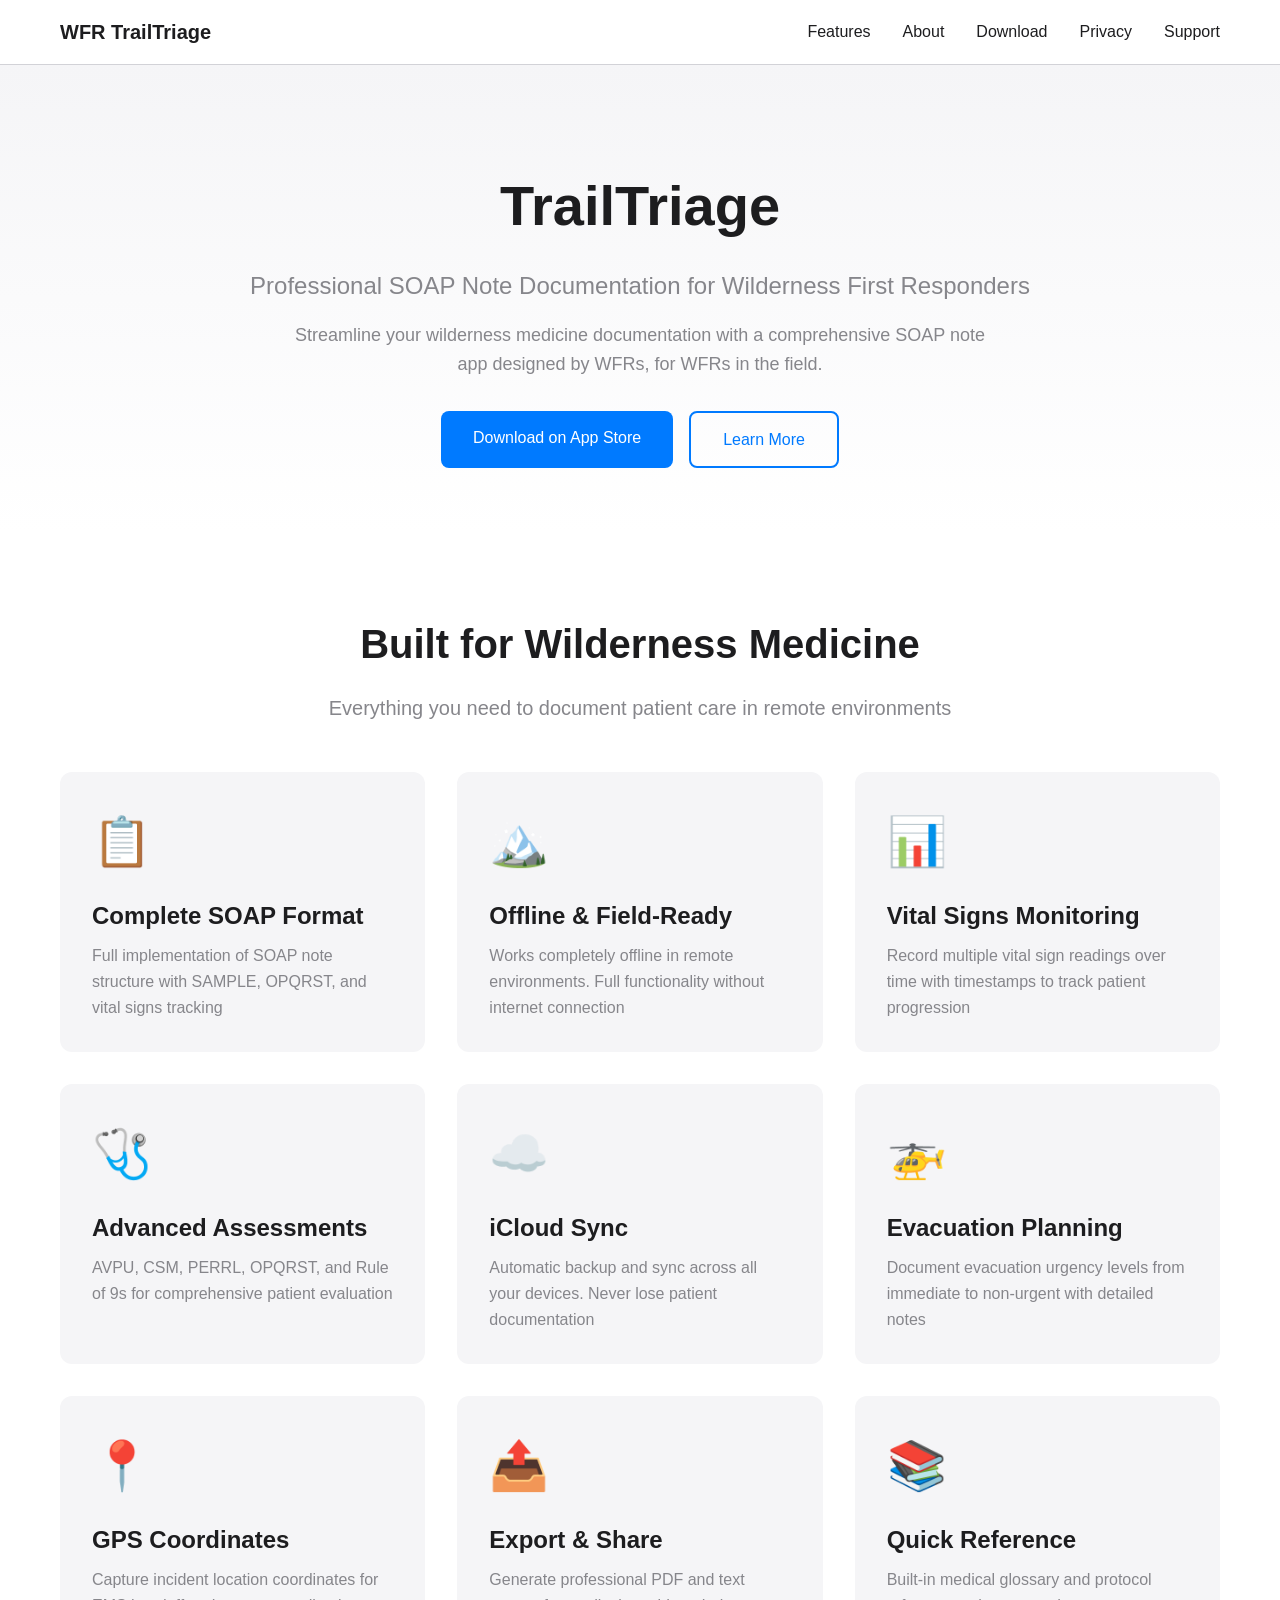
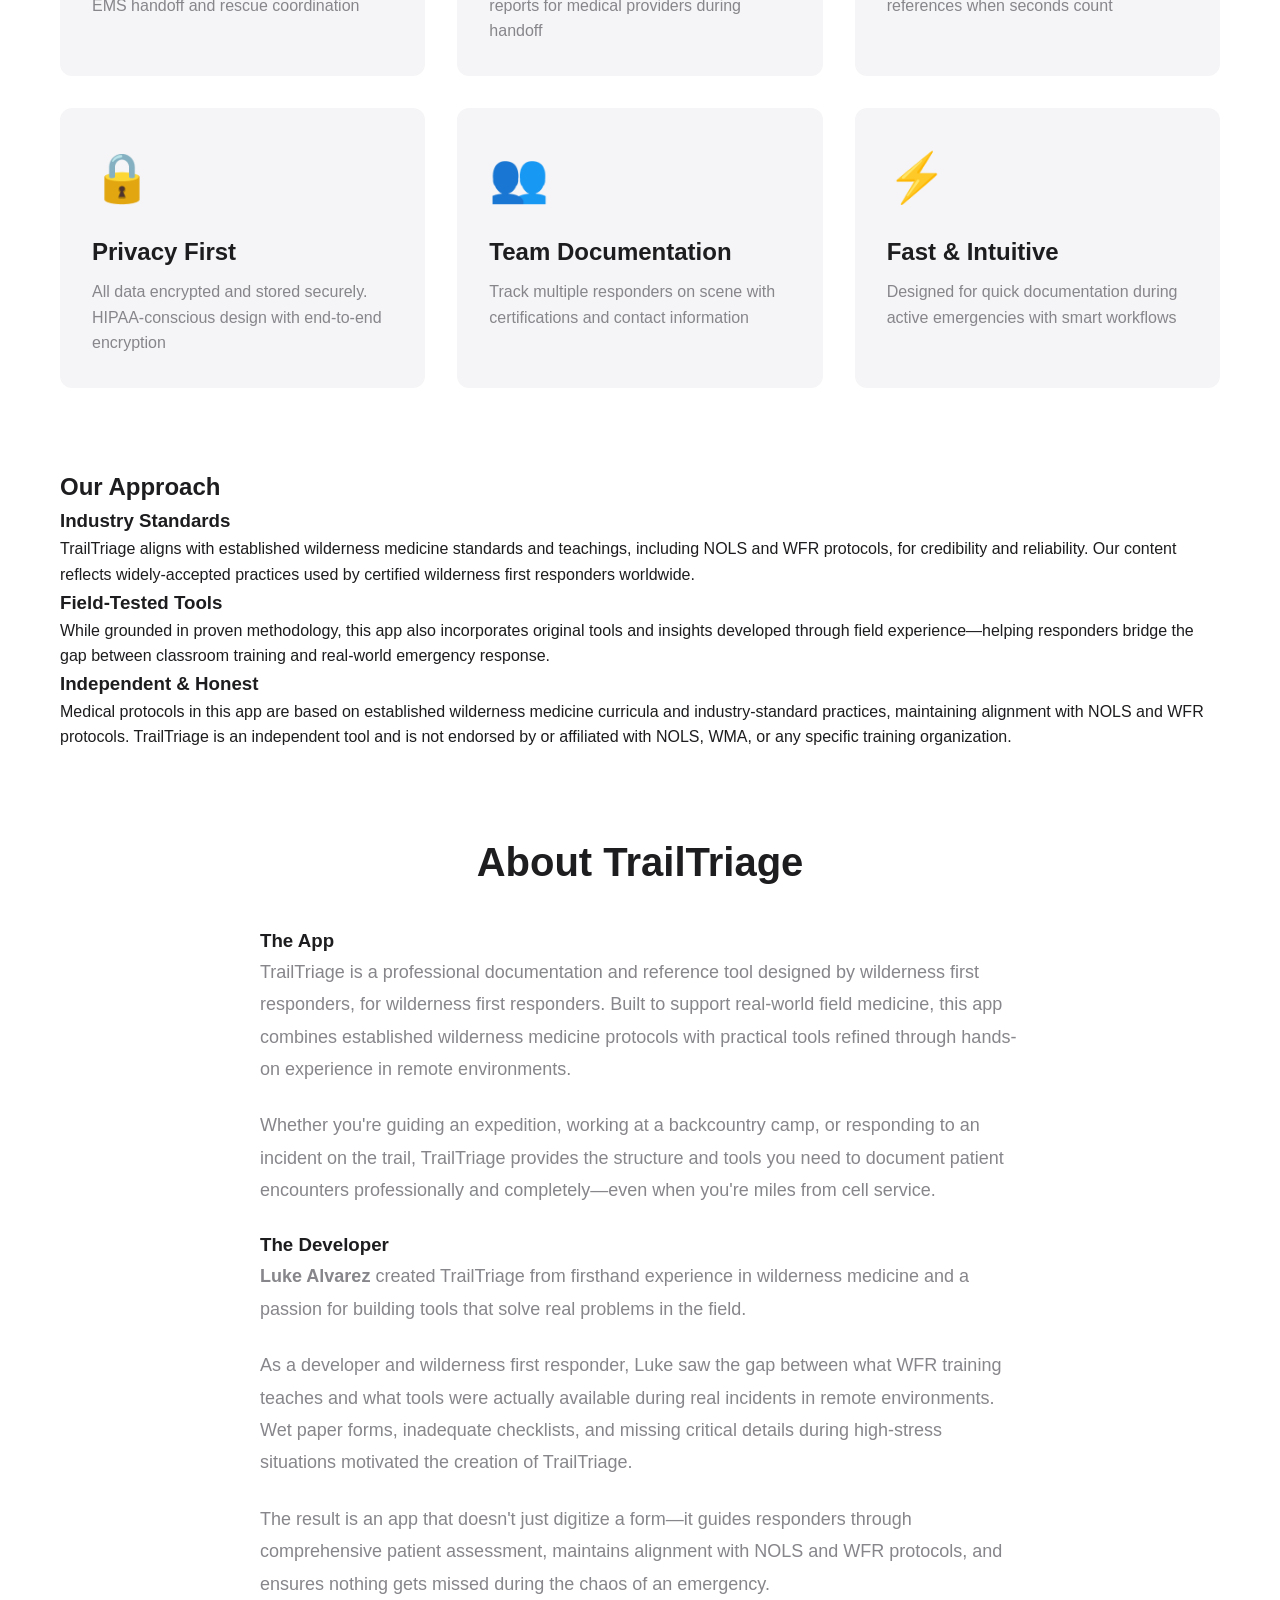
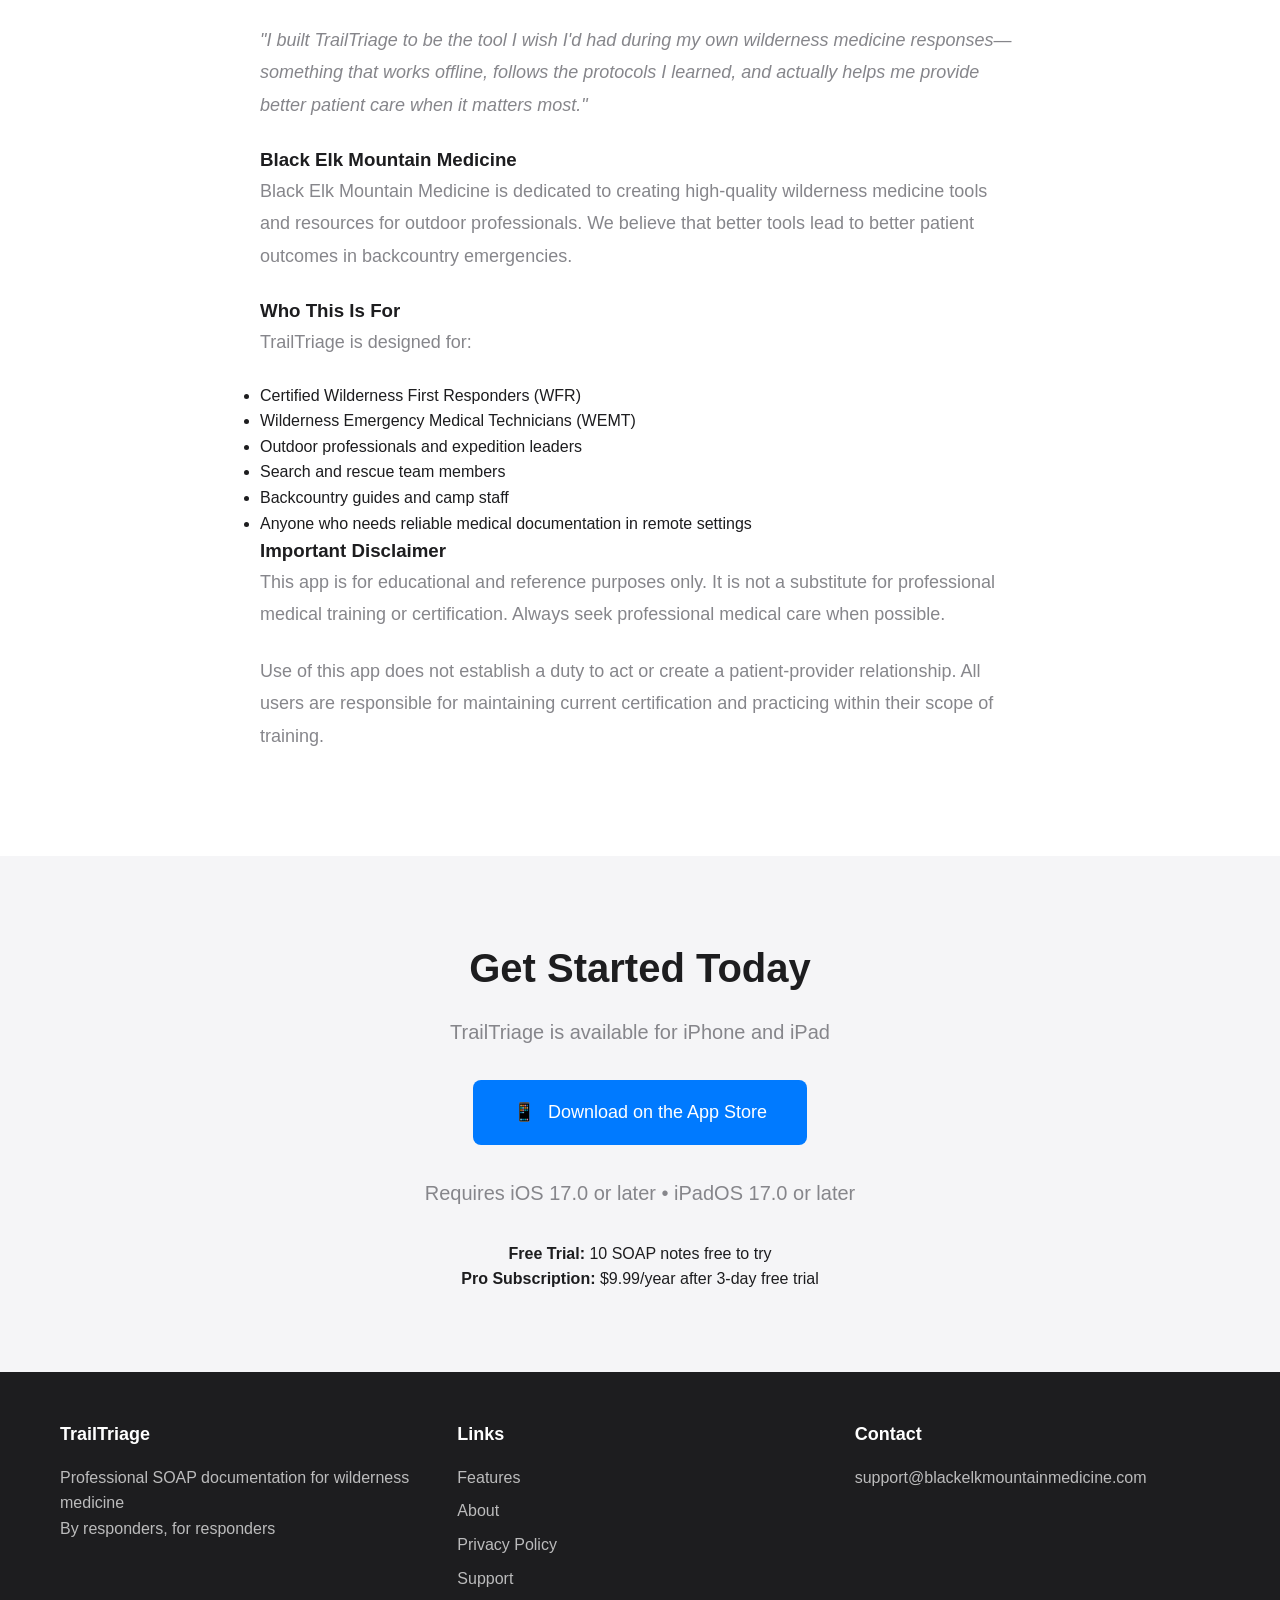
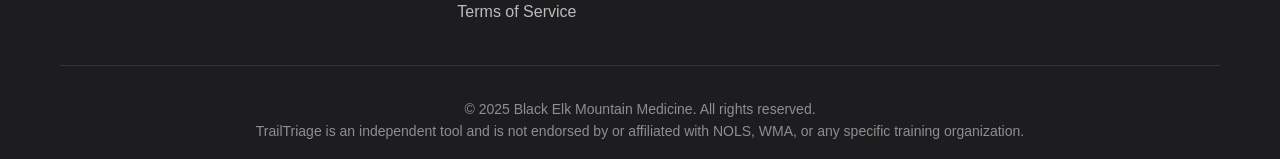
<file: Web/Website/website-index-updated.html>
<!DOCTYPE html>
<html lang="en">
<head>
    <meta charset="UTF-8">
    <meta name="viewport" content="width=device-width, initial-scale=1.0">
    <title>WFR TrailTriage - Wilderness Medicine SOAP Notes</title>
    <link rel="stylesheet" href="style.css">
</head>
<body>
    <nav class="navbar">
        <div class="container">
            <div class="nav-brand">WFR TrailTriage</div>
            <ul class="nav-menu">
                <li><a href="#features">Features</a></li>
                <li><a href="#about">About</a></li>
                <li><a href="#download">Download</a></li>
                <li><a href="privacy.html">Privacy</a></li>
                <li><a href="support.html">Support</a></li>
            </ul>
        </div>
    </nav>

    <header class="hero">
        <div class="container">
            <h1>TrailTriage</h1>
            <p class="tagline">Professional SOAP Note Documentation for Wilderness First Responders</p>
            <p class="description">Streamline your wilderness medicine documentation with a comprehensive SOAP note app designed by WFRs, for WFRs in the field.</p>
            <div class="cta-buttons">
                <a href="#download" class="btn btn-primary">Download on App Store</a>
                <a href="#features" class="btn btn-secondary">Learn More</a>
            </div>
        </div>
    </header>

    <section id="features" class="features">
        <div class="container">
            <h2>Built for Wilderness Medicine</h2>
            <p class="section-subtitle">Everything you need to document patient care in remote environments</p>
            
            <div class="feature-grid">
                <div class="feature-card">
                    <div class="feature-icon">📋</div>
                    <h3>Complete SOAP Format</h3>
                    <p>Full implementation of SOAP note structure with SAMPLE, OPQRST, and vital signs tracking</p>
                </div>

                <div class="feature-card">
                    <div class="feature-icon">🏔️</div>
                    <h3>Offline & Field-Ready</h3>
                    <p>Works completely offline in remote environments. Full functionality without internet connection</p>
                </div>

                <div class="feature-card">
                    <div class="feature-icon">📊</div>
                    <h3>Vital Signs Monitoring</h3>
                    <p>Record multiple vital sign readings over time with timestamps to track patient progression</p>
                </div>

                <div class="feature-card">
                    <div class="feature-icon">🩺</div>
                    <h3>Advanced Assessments</h3>
                    <p>AVPU, CSM, PERRL, OPQRST, and Rule of 9s for comprehensive patient evaluation</p>
                </div>

                <div class="feature-card">
                    <div class="feature-icon">☁️</div>
                    <h3>iCloud Sync</h3>
                    <p>Automatic backup and sync across all your devices. Never lose patient documentation</p>
                </div>

                <div class="feature-card">
                    <div class="feature-icon">🚁</div>
                    <h3>Evacuation Planning</h3>
                    <p>Document evacuation urgency levels from immediate to non-urgent with detailed notes</p>
                </div>

                <div class="feature-card">
                    <div class="feature-icon">📍</div>
                    <h3>GPS Coordinates</h3>
                    <p>Capture incident location coordinates for EMS handoff and rescue coordination</p>
                </div>

                <div class="feature-card">
                    <div class="feature-icon">📤</div>
                    <h3>Export & Share</h3>
                    <p>Generate professional PDF and text reports for medical providers during handoff</p>
                </div>

                <div class="feature-card">
                    <div class="feature-icon">📚</div>
                    <h3>Quick Reference</h3>
                    <p>Built-in medical glossary and protocol references when seconds count</p>
                </div>

                <div class="feature-card">
                    <div class="feature-icon">🔒</div>
                    <h3>Privacy First</h3>
                    <p>All data encrypted and stored securely. HIPAA-conscious design with end-to-end encryption</p>
                </div>

                <div class="feature-card">
                    <div class="feature-icon">👥</div>
                    <h3>Team Documentation</h3>
                    <p>Track multiple responders on scene with certifications and contact information</p>
                </div>

                <div class="feature-card">
                    <div class="feature-icon">⚡</div>
                    <h3>Fast & Intuitive</h3>
                    <p>Designed for quick documentation during active emergencies with smart workflows</p>
                </div>
            </div>
        </div>
    </section>

    <section id="approach" class="approach">
        <div class="container">
            <h2>Our Approach</h2>
            <div class="approach-grid">
                <div class="approach-card">
                    <h3>Industry Standards</h3>
                    <p>TrailTriage aligns with established wilderness medicine standards and teachings, including NOLS and WFR protocols, for credibility and reliability. Our content reflects widely-accepted practices used by certified wilderness first responders worldwide.</p>
                </div>
                <div class="approach-card">
                    <h3>Field-Tested Tools</h3>
                    <p>While grounded in proven methodology, this app also incorporates original tools and insights developed through field experience—helping responders bridge the gap between classroom training and real-world emergency response.</p>
                </div>
                <div class="approach-card">
                    <h3>Independent & Honest</h3>
                    <p>Medical protocols in this app are based on established wilderness medicine curricula and industry-standard practices, maintaining alignment with NOLS and WFR protocols. TrailTriage is an independent tool and is not endorsed by or affiliated with NOLS, WMA, or any specific training organization.</p>
                </div>
            </div>
        </div>
    </section>

    <section id="about" class="about">
        <div class="container">
            <h2>About TrailTriage</h2>
            
            <div class="about-content">
                <div class="about-section">
                    <h3>The App</h3>
                    <p>TrailTriage is a professional documentation and reference tool designed by wilderness first responders, for wilderness first responders. Built to support real-world field medicine, this app combines established wilderness medicine protocols with practical tools refined through hands-on experience in remote environments.</p>
                    
                    <p>Whether you're guiding an expedition, working at a backcountry camp, or responding to an incident on the trail, TrailTriage provides the structure and tools you need to document patient encounters professionally and completely—even when you're miles from cell service.</p>
                </div>

                <div class="about-section">
                    <h3>The Developer</h3>
                    <p><strong>Luke Alvarez</strong> created TrailTriage from firsthand experience in wilderness medicine and a passion for building tools that solve real problems in the field.</p>
                    
                    <p>As a developer and wilderness first responder, Luke saw the gap between what WFR training teaches and what tools were actually available during real incidents in remote environments. Wet paper forms, inadequate checklists, and missing critical details during high-stress situations motivated the creation of TrailTriage.</p>
                    
                    <p>The result is an app that doesn't just digitize a form—it guides responders through comprehensive patient assessment, maintains alignment with NOLS and WFR protocols, and ensures nothing gets missed during the chaos of an emergency.</p>
                    
                    <p><em>"I built TrailTriage to be the tool I wish I'd had during my own wilderness medicine responses—something that works offline, follows the protocols I learned, and actually helps me provide better patient care when it matters most."</em></p>
                </div>

                <div class="about-section">
                    <h3>Black Elk Mountain Medicine</h3>
                    <p>Black Elk Mountain Medicine is dedicated to creating high-quality wilderness medicine tools and resources for outdoor professionals. We believe that better tools lead to better patient outcomes in backcountry emergencies.</p>
                </div>

                <div class="about-section">
                    <h3>Who This Is For</h3>
                    <p>TrailTriage is designed for:</p>
                    <ul class="target-audience">
                        <li>Certified Wilderness First Responders (WFR)</li>
                        <li>Wilderness Emergency Medical Technicians (WEMT)</li>
                        <li>Outdoor professionals and expedition leaders</li>
                        <li>Search and rescue team members</li>
                        <li>Backcountry guides and camp staff</li>
                        <li>Anyone who needs reliable medical documentation in remote settings</li>
                    </ul>
                </div>

                <div class="about-disclaimer">
                    <h3>Important Disclaimer</h3>
                    <p>This app is for educational and reference purposes only. It is not a substitute for professional medical training or certification. Always seek professional medical care when possible.</p>
                    <p>Use of this app does not establish a duty to act or create a patient-provider relationship. All users are responsible for maintaining current certification and practicing within their scope of training.</p>
                </div>
            </div>
        </div>
    </section>

    <section id="download" class="download">
        <div class="container">
            <h2>Get Started Today</h2>
            <p>TrailTriage is available for iPhone and iPad</p>
            <div class="download-buttons">
                <a href="#" class="btn btn-primary btn-large">
                    <span class="btn-icon">📱</span>
                    Download on the App Store
                </a>
            </div>
            <p class="system-requirements">Requires iOS 17.0 or later • iPadOS 17.0 or later</p>
            <div class="pricing-info">
                <p><strong>Free Trial:</strong> 10 SOAP notes free to try</p>
                <p><strong>Pro Subscription:</strong> $9.99/year after 3-day free trial</p>
            </div>
        </div>
    </section>

    <footer class="footer">
        <div class="container">
            <div class="footer-content">
                <div class="footer-section">
                    <h4>TrailTriage</h4>
                    <p>Professional SOAP documentation for wilderness medicine</p>
                    <p class="footer-tagline">By responders, for responders</p>
                </div>
                <div class="footer-section">
                    <h4>Links</h4>
                    <ul>
                        <li><a href="#features">Features</a></li>
                        <li><a href="#about">About</a></li>
                        <li><a href="privacy.html">Privacy Policy</a></li>
                        <li><a href="support.html">Support</a></li>
                        <li><a href="terms.html">Terms of Service</a></li>
                    </ul>
                </div>
                <div class="footer-section">
                    <h4>Contact</h4>
                    <ul>
                        <li><a href="mailto:support@blackelkmountainmedicine.com">support@blackelkmountainmedicine.com</a></li>
                    </ul>
                </div>
            </div>
            <div class="footer-bottom">
                <p>&copy; 2025 Black Elk Mountain Medicine. All rights reserved.</p>
                <p class="footer-note">TrailTriage is an independent tool and is not endorsed by or affiliated with NOLS, WMA, or any specific training organization.</p>
            </div>
        </div>
    </footer>
</body>
</html>
</file>
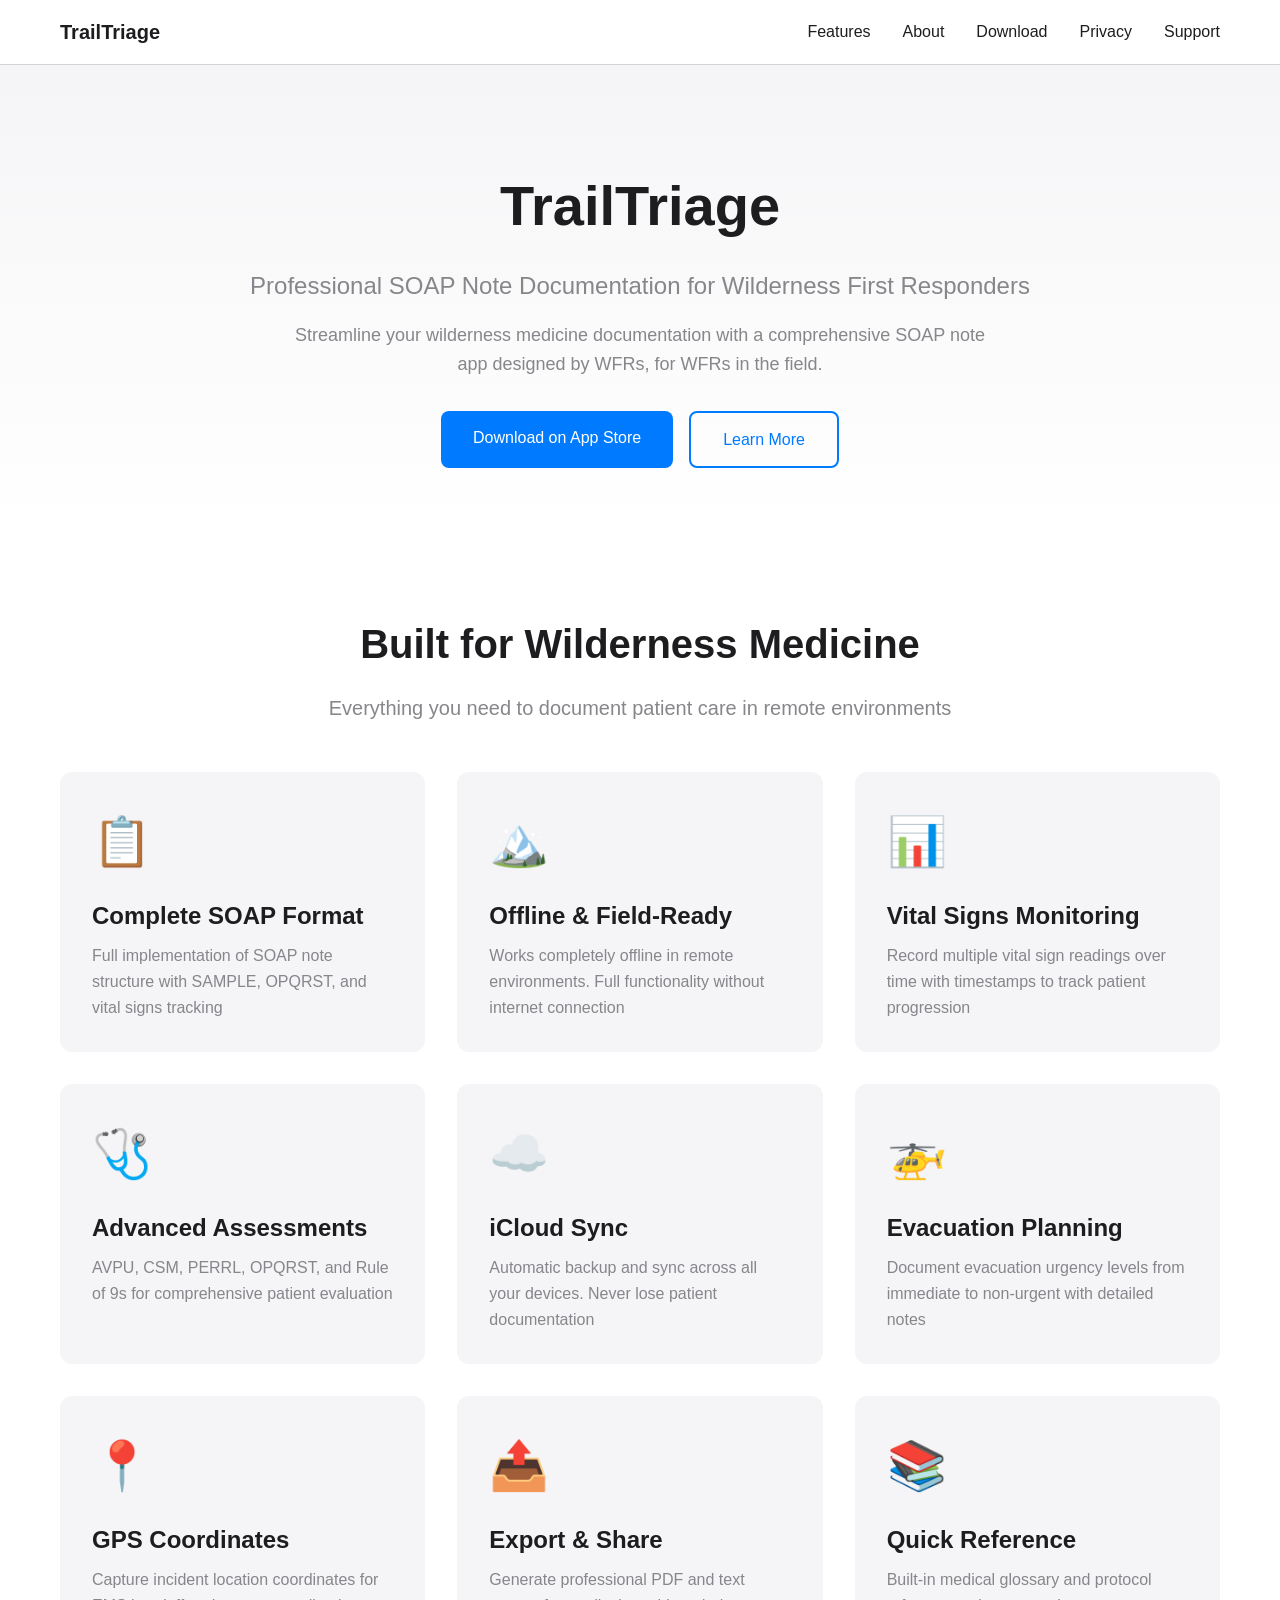
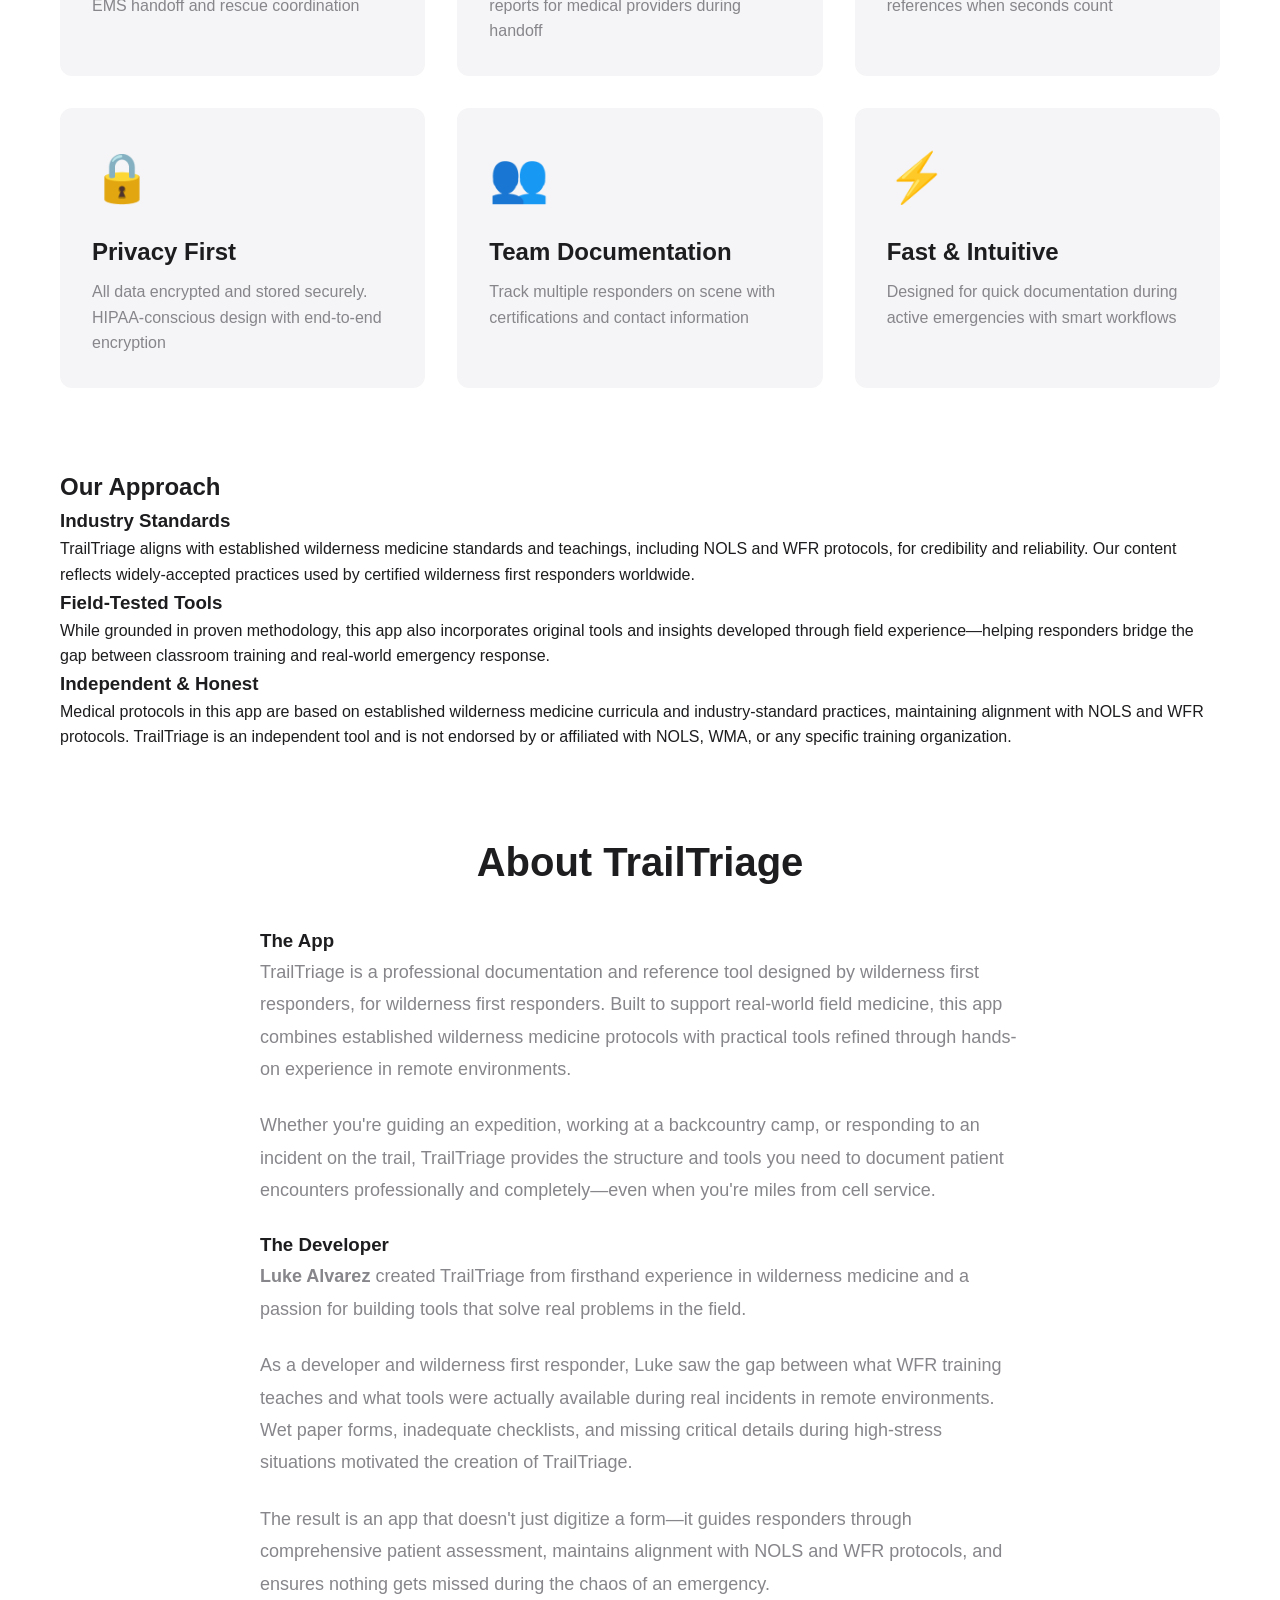
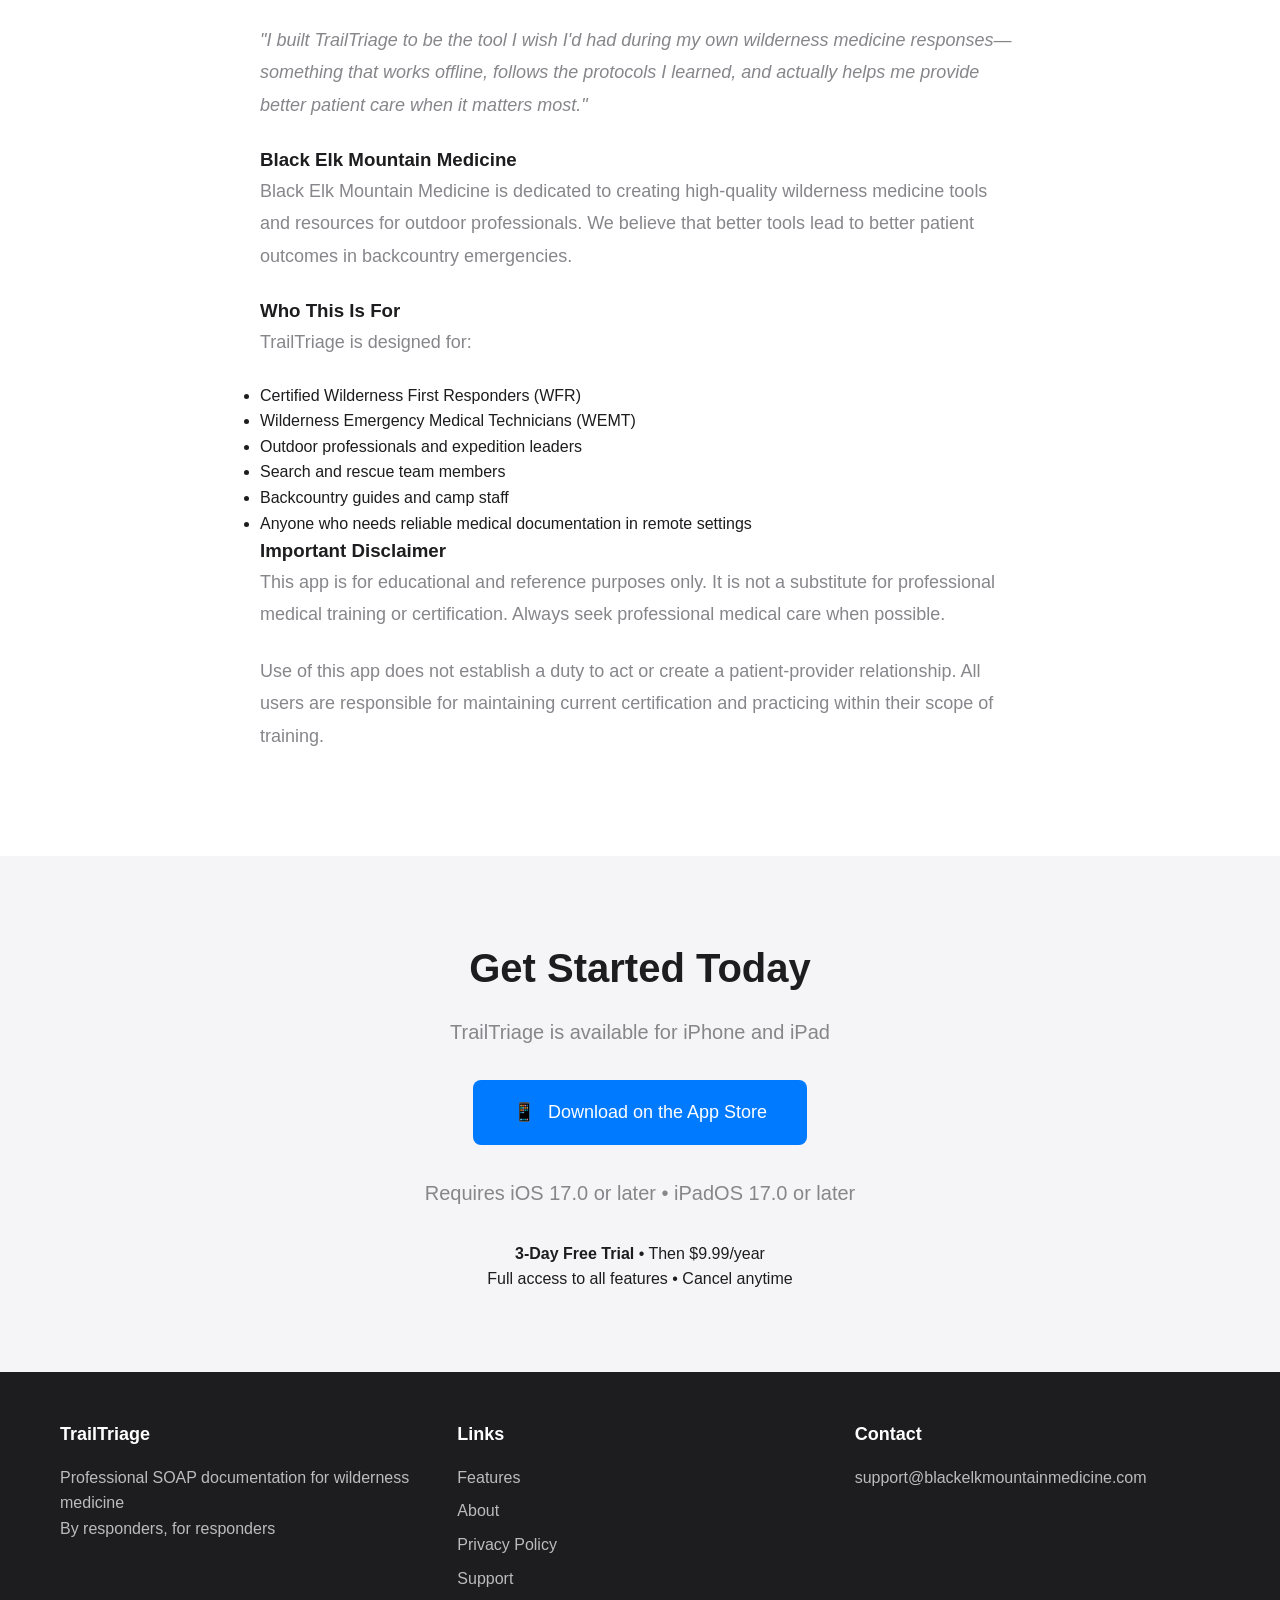
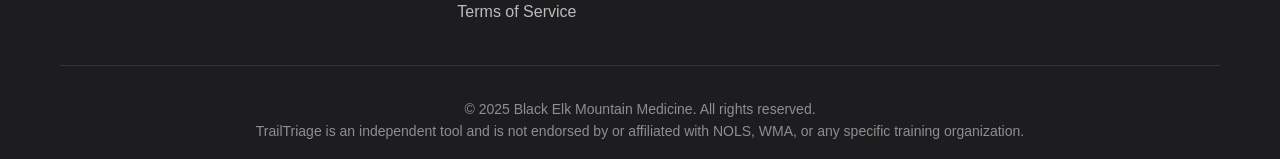
<file: Web/Website/WEBSITE_INDEX.html>
<!DOCTYPE html>
<html lang="en">
<head>
    <meta charset="UTF-8">
    <meta name="viewport" content="width=device-width, initial-scale=1.0">
    <title>TrailTriage - Wilderness Medicine SOAP Notes</title>
    <link rel="stylesheet" href="style.css">
</head>
<body>
    <nav class="navbar">
        <div class="container">
            <div class="nav-brand">TrailTriage</div>
            <ul class="nav-menu">
                <li><a href="#features">Features</a></li>
                <li><a href="#about">About</a></li>
                <li><a href="#download">Download</a></li>
                <li><a href="privacy.html">Privacy</a></li>
                <li><a href="support.html">Support</a></li>
            </ul>
        </div>
    </nav>

    <header class="hero">
        <div class="container">
            <h1>TrailTriage</h1>
            <p class="tagline">Professional SOAP Note Documentation for Wilderness First Responders</p>
            <p class="description">Streamline your wilderness medicine documentation with a comprehensive SOAP note app designed by WFRs, for WFRs in the field.</p>
            <div class="cta-buttons">
                <a href="#download" class="btn btn-primary">Download on App Store</a>
                <a href="#features" class="btn btn-secondary">Learn More</a>
            </div>
        </div>
    </header>

    <section id="features" class="features">
        <div class="container">
            <h2>Built for Wilderness Medicine</h2>
            <p class="section-subtitle">Everything you need to document patient care in remote environments</p>
            
            <div class="feature-grid">
                <div class="feature-card">
                    <div class="feature-icon">📋</div>
                    <h3>Complete SOAP Format</h3>
                    <p>Full implementation of SOAP note structure with SAMPLE, OPQRST, and vital signs tracking</p>
                </div>

                <div class="feature-card">
                    <div class="feature-icon">🏔️</div>
                    <h3>Offline & Field-Ready</h3>
                    <p>Works completely offline in remote environments. Full functionality without internet connection</p>
                </div>

                <div class="feature-card">
                    <div class="feature-icon">📊</div>
                    <h3>Vital Signs Monitoring</h3>
                    <p>Record multiple vital sign readings over time with timestamps to track patient progression</p>
                </div>

                <div class="feature-card">
                    <div class="feature-icon">🩺</div>
                    <h3>Advanced Assessments</h3>
                    <p>AVPU, CSM, PERRL, OPQRST, and Rule of 9s for comprehensive patient evaluation</p>
                </div>

                <div class="feature-card">
                    <div class="feature-icon">☁️</div>
                    <h3>iCloud Sync</h3>
                    <p>Automatic backup and sync across all your devices. Never lose patient documentation</p>
                </div>

                <div class="feature-card">
                    <div class="feature-icon">🚁</div>
                    <h3>Evacuation Planning</h3>
                    <p>Document evacuation urgency levels from immediate to non-urgent with detailed notes</p>
                </div>

                <div class="feature-card">
                    <div class="feature-icon">📍</div>
                    <h3>GPS Coordinates</h3>
                    <p>Capture incident location coordinates for EMS handoff and rescue coordination</p>
                </div>

                <div class="feature-card">
                    <div class="feature-icon">📤</div>
                    <h3>Export & Share</h3>
                    <p>Generate professional PDF and text reports for medical providers during handoff</p>
                </div>

                <div class="feature-card">
                    <div class="feature-icon">📚</div>
                    <h3>Quick Reference</h3>
                    <p>Built-in medical glossary and protocol references when seconds count</p>
                </div>

                <div class="feature-card">
                    <div class="feature-icon">🔒</div>
                    <h3>Privacy First</h3>
                    <p>All data encrypted and stored securely. HIPAA-conscious design with end-to-end encryption</p>
                </div>

                <div class="feature-card">
                    <div class="feature-icon">👥</div>
                    <h3>Team Documentation</h3>
                    <p>Track multiple responders on scene with certifications and contact information</p>
                </div>

                <div class="feature-card">
                    <div class="feature-icon">⚡</div>
                    <h3>Fast & Intuitive</h3>
                    <p>Designed for quick documentation during active emergencies with smart workflows</p>
                </div>
            </div>
        </div>
    </section>

    <section id="approach" class="approach">
        <div class="container">
            <h2>Our Approach</h2>
            <div class="approach-grid">
                <div class="approach-card">
                    <h3>Industry Standards</h3>
                    <p>TrailTriage aligns with established wilderness medicine standards and teachings, including NOLS and WFR protocols, for credibility and reliability. Our content reflects widely-accepted practices used by certified wilderness first responders worldwide.</p>
                </div>
                <div class="approach-card">
                    <h3>Field-Tested Tools</h3>
                    <p>While grounded in proven methodology, this app also incorporates original tools and insights developed through field experience—helping responders bridge the gap between classroom training and real-world emergency response.</p>
                </div>
                <div class="approach-card">
                    <h3>Independent & Honest</h3>
                    <p>Medical protocols in this app are based on established wilderness medicine curricula and industry-standard practices, maintaining alignment with NOLS and WFR protocols. TrailTriage is an independent tool and is not endorsed by or affiliated with NOLS, WMA, or any specific training organization.</p>
                </div>
            </div>
        </div>
    </section>

    <section id="about" class="about">
        <div class="container">
            <h2>About TrailTriage</h2>
            
            <div class="about-content">
                <div class="about-section">
                    <h3>The App</h3>
                    <p>TrailTriage is a professional documentation and reference tool designed by wilderness first responders, for wilderness first responders. Built to support real-world field medicine, this app combines established wilderness medicine protocols with practical tools refined through hands-on experience in remote environments.</p>
                    
                    <p>Whether you're guiding an expedition, working at a backcountry camp, or responding to an incident on the trail, TrailTriage provides the structure and tools you need to document patient encounters professionally and completely—even when you're miles from cell service.</p>
                </div>

                <div class="about-section">
                    <h3>The Developer</h3>
                    <p><strong>Luke Alvarez</strong> created TrailTriage from firsthand experience in wilderness medicine and a passion for building tools that solve real problems in the field.</p>
                    
                    <p>As a developer and wilderness first responder, Luke saw the gap between what WFR training teaches and what tools were actually available during real incidents in remote environments. Wet paper forms, inadequate checklists, and missing critical details during high-stress situations motivated the creation of TrailTriage.</p>
                    
                    <p>The result is an app that doesn't just digitize a form—it guides responders through comprehensive patient assessment, maintains alignment with NOLS and WFR protocols, and ensures nothing gets missed during the chaos of an emergency.</p>
                    
                    <p><em>"I built TrailTriage to be the tool I wish I'd had during my own wilderness medicine responses—something that works offline, follows the protocols I learned, and actually helps me provide better patient care when it matters most."</em></p>
                </div>

                <div class="about-section">
                    <h3>Black Elk Mountain Medicine</h3>
                    <p>Black Elk Mountain Medicine is dedicated to creating high-quality wilderness medicine tools and resources for outdoor professionals. We believe that better tools lead to better patient outcomes in backcountry emergencies.</p>
                </div>

                <div class="about-section">
                    <h3>Who This Is For</h3>
                    <p>TrailTriage is designed for:</p>
                    <ul class="target-audience">
                        <li>Certified Wilderness First Responders (WFR)</li>
                        <li>Wilderness Emergency Medical Technicians (WEMT)</li>
                        <li>Outdoor professionals and expedition leaders</li>
                        <li>Search and rescue team members</li>
                        <li>Backcountry guides and camp staff</li>
                        <li>Anyone who needs reliable medical documentation in remote settings</li>
                    </ul>
                </div>

                <div class="about-disclaimer">
                    <h3>Important Disclaimer</h3>
                    <p>This app is for educational and reference purposes only. It is not a substitute for professional medical training or certification. Always seek professional medical care when possible.</p>
                    <p>Use of this app does not establish a duty to act or create a patient-provider relationship. All users are responsible for maintaining current certification and practicing within their scope of training.</p>
                </div>
            </div>
        </div>
    </section>

    <section id="download" class="download">
        <div class="container">
            <h2>Get Started Today</h2>
            <p>TrailTriage is available for iPhone and iPad</p>
            <div class="download-buttons">
                <a href="#" class="btn btn-primary btn-large">
                    <span class="btn-icon">📱</span>
                    Download on the App Store
                </a>
            </div>
            <p class="system-requirements">Requires iOS 17.0 or later • iPadOS 17.0 or later</p>
            <div class="pricing-info">
                <p class="pricing-main"><strong>3-Day Free Trial</strong> • Then $9.99/year</p>
                <p class="trial-note">Full access to all features • Cancel anytime</p>
            </div>
        </div>
    </section>

    <footer class="footer">
        <div class="container">
            <div class="footer-content">
                <div class="footer-section">
                    <h4>TrailTriage</h4>
                    <p>Professional SOAP documentation for wilderness medicine</p>
                    <p class="footer-tagline">By responders, for responders</p>
                </div>
                <div class="footer-section">
                    <h4>Links</h4>
                    <ul>
                        <li><a href="#features">Features</a></li>
                        <li><a href="#about">About</a></li>
                        <li><a href="privacy.html">Privacy Policy</a></li>
                        <li><a href="support.html">Support</a></li>
                        <li><a href="terms.html">Terms of Service</a></li>
                    </ul>
                </div>
                <div class="footer-section">
                    <h4>Contact</h4>
                    <ul>
                        <li><a href="mailto:support@blackelkmountainmedicine.com">support@blackelkmountainmedicine.com</a></li>
                    </ul>
                </div>
            </div>
            <div class="footer-bottom">
                <p>&copy; 2025 Black Elk Mountain Medicine. All rights reserved.</p>
                <p class="footer-note">TrailTriage is an independent tool and is not endorsed by or affiliated with NOLS, WMA, or any specific training organization.</p>
            </div>
        </div>
    </footer>
</body>
</html>
</file>
<file: Web/Website/style.css>
/* Reset and Base Styles */
* {
    margin: 0;
    padding: 0;
    box-sizing: border-box;
}

:root {
    --primary-color: #007AFF;
    --primary-dark: #0051D5;
    --secondary-color: #34C759;
    --background: #ffffff;
    --surface: #f5f5f7;
    --text-primary: #1d1d1f;
    --text-secondary: #86868b;
    --border: #d2d2d7;
    --shadow: rgba(0, 0, 0, 0.1);
}

body {
    font-family: -apple-system, BlinkMacSystemFont, "Segoe UI", Roboto, Helvetica, Arial, sans-serif;
    line-height: 1.6;
    color: var(--text-primary);
    background: var(--background);
}

.container {
    max-width: 1200px;
    margin: 0 auto;
    padding: 0 20px;
}

/* Navigation */
.navbar {
    background: rgba(255, 255, 255, 0.8);
    backdrop-filter: blur(10px);
    position: sticky;
    top: 0;
    z-index: 100;
    border-bottom: 1px solid var(--border);
}

.navbar .container {
    display: flex;
    justify-content: space-between;
    align-items: center;
    padding: 1rem 20px;
}

.nav-brand {
    font-size: 1.25rem;
    font-weight: 600;
    color: var(--text-primary);
}

.nav-menu {
    display: flex;
    list-style: none;
    gap: 2rem;
}

.nav-menu a {
    color: var(--text-primary);
    text-decoration: none;
    transition: color 0.3s;
}

.nav-menu a:hover {
    color: var(--primary-color);
}

/* Hero Section */
.hero {
    text-align: center;
    padding: 6rem 0 4rem;
    background: linear-gradient(180deg, var(--surface) 0%, var(--background) 100%);
}

.hero h1 {
    font-size: 3.5rem;
    font-weight: 700;
    margin-bottom: 1rem;
    color: var(--text-primary);
}

.tagline {
    font-size: 1.5rem;
    color: var(--text-secondary);
    margin-bottom: 1rem;
}

.description {
    font-size: 1.125rem;
    color: var(--text-secondary);
    max-width: 700px;
    margin: 0 auto 2rem;
}

.cta-buttons {
    display: flex;
    gap: 1rem;
    justify-content: center;
    flex-wrap: wrap;
}

/* Buttons */
.btn {
    display: inline-block;
    padding: 0.875rem 2rem;
    font-size: 1rem;
    font-weight: 500;
    text-decoration: none;
    border-radius: 8px;
    transition: all 0.3s;
    cursor: pointer;
}

.btn-primary {
    background: var(--primary-color);
    color: white;
}

.btn-primary:hover {
    background: var(--primary-dark);
    transform: translateY(-2px);
    box-shadow: 0 10px 20px var(--shadow);
}

.btn-secondary {
    background: transparent;
    color: var(--primary-color);
    border: 2px solid var(--primary-color);
}

.btn-secondary:hover {
    background: var(--primary-color);
    color: white;
}

.btn-large {
    padding: 1.125rem 2.5rem;
    font-size: 1.125rem;
}

.btn-icon {
    margin-right: 0.5rem;
}

/* Features Section */
.features {
    padding: 5rem 0;
}

.features h2 {
    text-align: center;
    font-size: 2.5rem;
    margin-bottom: 1rem;
}

.section-subtitle {
    text-align: center;
    font-size: 1.25rem;
    color: var(--text-secondary);
    margin-bottom: 3rem;
}

.feature-grid {
    display: grid;
    grid-template-columns: repeat(auto-fit, minmax(280px, 1fr));
    gap: 2rem;
    margin-top: 3rem;
}

.feature-card {
    background: var(--surface);
    padding: 2rem;
    border-radius: 12px;
    transition: all 0.3s;
}

.feature-card:hover {
    transform: translateY(-5px);
    box-shadow: 0 10px 30px var(--shadow);
}

.feature-icon {
    font-size: 3rem;
    margin-bottom: 1rem;
}

.feature-card h3 {
    font-size: 1.5rem;
    margin-bottom: 0.5rem;
}

.feature-card p {
    color: var(--text-secondary);
    line-height: 1.6;
}

/* Download Section */
.download {
    background: var(--surface);
    padding: 5rem 0;
    text-align: center;
}

.download h2 {
    font-size: 2.5rem;
    margin-bottom: 1rem;
}

.download > .container > p {
    font-size: 1.25rem;
    color: var(--text-secondary);
    margin-bottom: 2rem;
}

.download-buttons {
    margin: 2rem 0;
}

.system-requirements {
    font-size: 0.875rem;
    color: var(--text-secondary);
    margin-top: 1rem;
}

/* About Section */
.about {
    padding: 5rem 0;
    max-width: 800px;
    margin: 0 auto;
}

.about h2 {
    font-size: 2.5rem;
    margin-bottom: 2rem;
    text-align: center;
}

.about p {
    font-size: 1.125rem;
    color: var(--text-secondary);
    margin-bottom: 1.5rem;
    line-height: 1.8;
}

/* Footer */
.footer {
    background: var(--text-primary);
    color: white;
    padding: 3rem 0 1rem;
}

.footer-content {
    display: grid;
    grid-template-columns: repeat(auto-fit, minmax(250px, 1fr));
    gap: 2rem;
    margin-bottom: 2rem;
}

.footer-section h4 {
    margin-bottom: 1rem;
    font-size: 1.125rem;
}

.footer-section ul {
    list-style: none;
}

.footer-section ul li {
    margin-bottom: 0.5rem;
}

.footer-section a {
    color: rgba(255, 255, 255, 0.7);
    text-decoration: none;
    transition: color 0.3s;
}

.footer-section a:hover {
    color: white;
}

.footer-section p {
    color: rgba(255, 255, 255, 0.7);
    line-height: 1.6;
}

.footer-bottom {
    text-align: center;
    padding-top: 2rem;
    border-top: 1px solid rgba(255, 255, 255, 0.1);
}

.footer-bottom p {
    color: rgba(255, 255, 255, 0.5);
    font-size: 0.875rem;
}

/* Content Pages */
.content-page {
    max-width: 800px;
    margin: 0 auto;
    padding: 4rem 20px;
}

.content-page h1 {
    font-size: 2.5rem;
    margin-bottom: 1rem;
}

.content-page h2 {
    font-size: 1.75rem;
    margin-top: 2rem;
    margin-bottom: 1rem;
}

.content-page h3 {
    font-size: 1.25rem;
    margin-top: 1.5rem;
    margin-bottom: 0.5rem;
}

.content-page p {
    margin-bottom: 1rem;
    color: var(--text-secondary);
    line-height: 1.8;
}

.content-page ul, .content-page ol {
    margin-left: 2rem;
    margin-bottom: 1rem;
    color: var(--text-secondary);
}

.content-page li {
    margin-bottom: 0.5rem;
}

.content-page a {
    color: var(--primary-color);
    text-decoration: none;
}

.content-page a:hover {
    text-decoration: underline;
}

.last-updated {
    color: var(--text-secondary);
    font-size: 0.875rem;
    margin-bottom: 2rem;
}

/* Responsive Design */
@media (max-width: 768px) {
    .nav-menu {
        gap: 1rem;
        font-size: 0.875rem;
    }

    .hero h1 {
        font-size: 2.5rem;
    }

    .tagline {
        font-size: 1.25rem;
    }

    .description {
        font-size: 1rem;
    }

    .features h2, .download h2, .about h2 {
        font-size: 2rem;
    }

    .feature-grid {
        grid-template-columns: 1fr;
    }

    .cta-buttons {
        flex-direction: column;
    }

    .btn {
        width: 100%;
        text-align: center;
    }
}

@media (max-width: 480px) {
    .navbar .container {
        flex-direction: column;
        gap: 1rem;
    }

    .nav-menu {
        flex-wrap: wrap;
        justify-content: center;
    }
}
</file>
